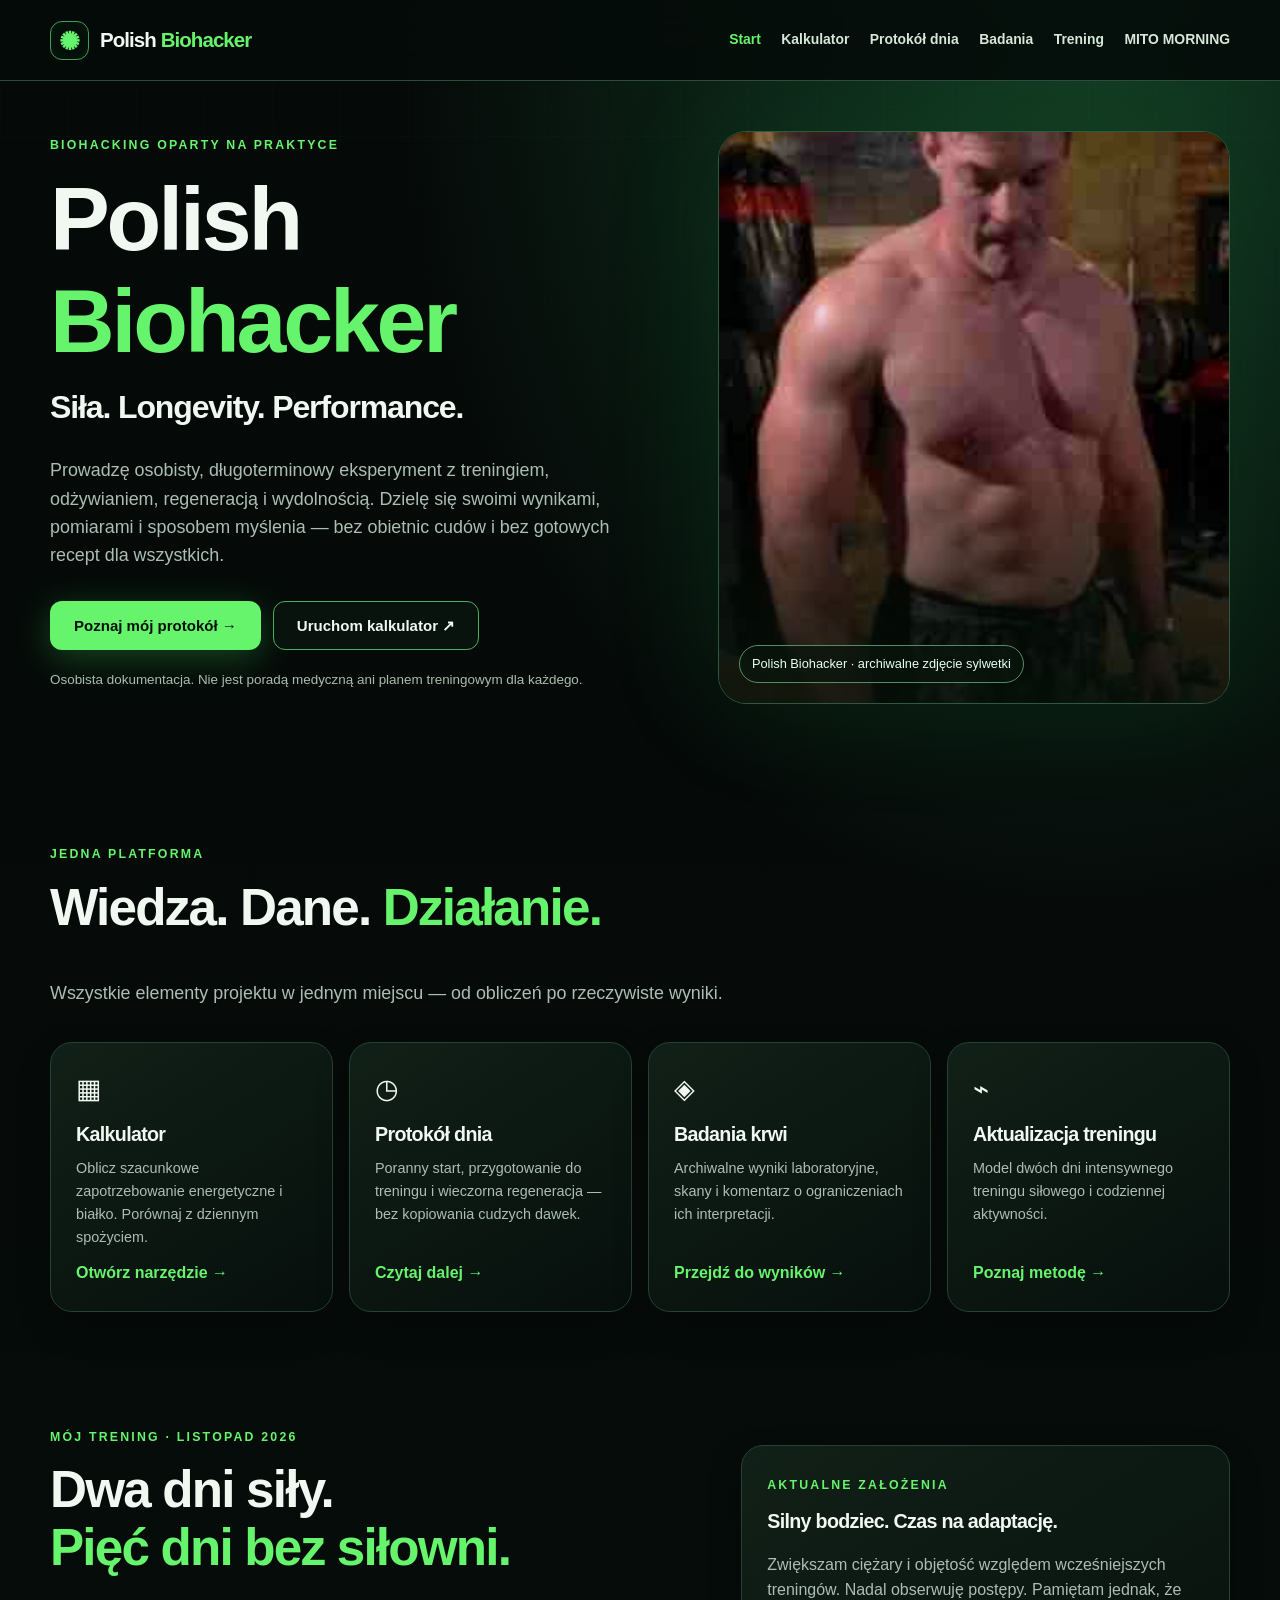
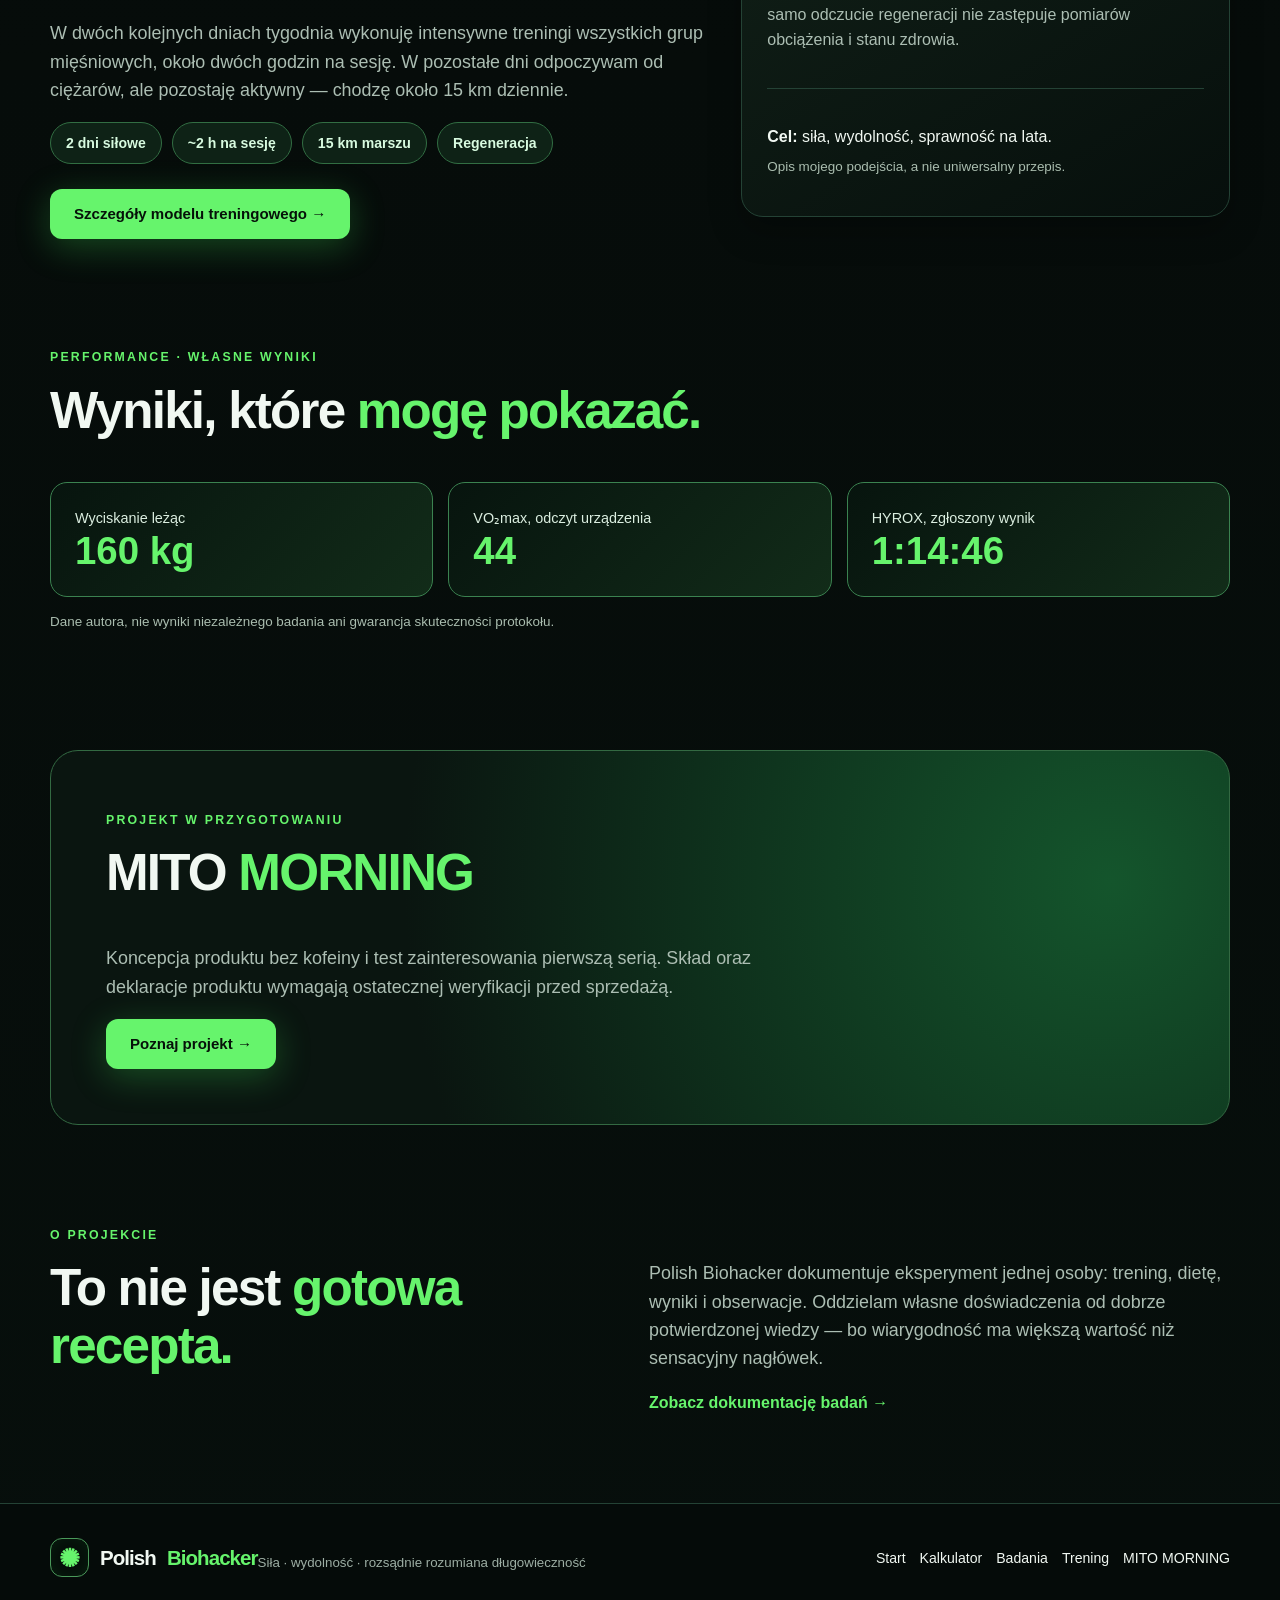
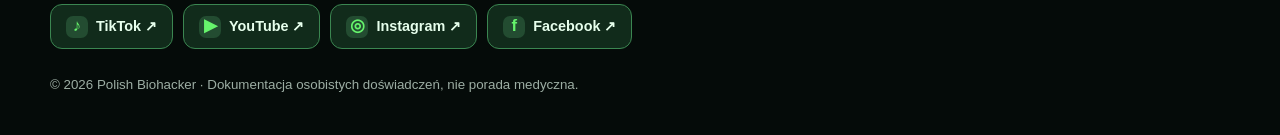
<file: index.html>
<!doctype html>
<html lang="pl">
<head>
<meta charset="utf-8"><meta name="viewport" content="width=device-width, initial-scale=1">
<title>Polish Biohacker — Siła. Longevity. Performance.</title>
<meta name="description" content="Polish Biohacker: osobisty eksperyment z treningiem siłowym, wydolnością, odżywianiem i regeneracją. Kalkulator białka i kalorii, badania, trening i protokół dnia.">
<meta name="theme-color" content="#060b09"><meta property="og:type" content="website">
<meta property="og:title" content="Polish Biohacker — Siła. Longevity. Performance.">
<meta property="og:description" content="Dane zamiast obietnic. Sprawdź kalkulator, trening i protokół dnia Polish Biohacker.">
<link rel="stylesheet" href="assets/site.css?v=20261115-social">
</head>
<body>
<header data-site-header></header>
<main>
<section class="container hero" id="start">
 <div>
  <span class="eyebrow">Biohacking oparty na praktyce</span>
  <h1>Polish<br><span class="accent">Biohacker</span></h1>
  <div class="subtitle">Siła. Longevity. Performance.</div>
  <p class="lead">Prowadzę osobisty, długoterminowy eksperyment z treningiem, odżywianiem, regeneracją i wydolnością. Dzielę się swoimi wynikami, pomiarami i sposobem myślenia — bez obietnic cudów i bez gotowych recept dla wszystkich.</p>
  <div class="btn-row"><a class="btn btn-primary" href="protokol.html">Poznaj mój protokół →</a><a class="btn btn-secondary" href="kalkulator.html">Uruchom kalkulator ↗</a></div>
  <p class="mini" style="margin-top:19px">Osobista dokumentacja. Nie jest poradą medyczną ani planem treningowym dla każdego.</p>
 </div>
 <div class="hero-art">
  <img src="assets/founder.jpg" alt="Autor Polish Biohacker podczas treningu siłowego w domowej siłowni" loading="eager" fetchpriority="high">
  <div class="art-note">Polish Biohacker · archiwalne zdjęcie sylwetki</div>
 </div>
</section>
<section class="section" id="narzedzia">
 <div class="container">
  <div class="section-title"><span class="eyebrow">Jedna platforma</span><h2>Wiedza. Dane. <span class="accent">Działanie.</span></h2><p class="lead">Wszystkie elementy projektu w jednym miejscu — od obliczeń po rzeczywiste wyniki.</p></div>
  <div class="cards">
   <article class="card"><div class="symbol" aria-hidden="true">▦</div><h3>Kalkulator</h3><p>Oblicz szacunkowe zapotrzebowanie energetyczne i białko. Porównaj z dziennym spożyciem.</p><a href="kalkulator.html">Otwórz narzędzie →</a></article>
   <article class="card"><div class="symbol" aria-hidden="true">◷</div><h3>Protokół dnia</h3><p>Poranny start, przygotowanie do treningu i wieczorna regeneracja — bez kopiowania cudzych dawek.</p><a href="protokol.html">Czytaj dalej →</a></article>
   <article class="card"><div class="symbol" aria-hidden="true">◈</div><h3>Badania krwi</h3><p>Archiwalne wyniki laboratoryjne, skany i komentarz o ograniczeniach ich interpretacji.</p><a href="bloodwork.html">Przejdź do wyników →</a></article>
   <article class="card"><div class="symbol" aria-hidden="true">⌁</div><h3>Aktualizacja treningu</h3><p>Model dwóch dni intensywnego treningu siłowego i codziennej aktywności.</p><a href="trening.html">Poznaj metodę →</a></article>
  </div>
 </div>
</section>
<section class="section" style="padding-top:25px">
 <div class="container">
  <div class="feature">
   <div><span class="eyebrow">Mój trening · listopad 2026</span><h2>Dwa dni siły.<br><span class="accent">Pięć dni bez siłowni.</span></h2>
   <p class="lead">W dwóch kolejnych dniach tygodnia wykonuję intensywne treningi wszystkich grup mięśniowych, około dwóch godzin na sesję. W pozostałe dni odpoczywam od ciężarów, ale pozostaję aktywny — chodzę około 15 km dziennie.</p>
   <div class="pill-row" style="margin-bottom:25px"><span class="pill">2 dni siłowe</span><span class="pill">~2 h na sesję</span><span class="pill">15 km marszu</span><span class="pill">Regeneracja</span></div>
   <a class="btn btn-primary" href="trening.html">Szczegóły modelu treningowego →</a>
   </div>
   <div class="glass"><span class="eyebrow">Aktualne założenia</span><h3>Silny bodziec. Czas na adaptację.</h3>
    <p class="muted">Zwiększam ciężary i objętość względem wcześniejszych treningów. Nadal obserwuję postępy. Pamiętam jednak, że samo odczucie regeneracji nie zastępuje pomiarów obciążenia i stanu zdrowia.</p>
    <hr class="divider"><p style="margin-bottom:7px"><strong>Cel:</strong> siła, wydolność, sprawność na lata.</p>
    <p class="mini">Opis mojego podejścia, a nie uniwersalny przepis.</p>
   </div>
  </div>
 </div>
</section>
<section class="section" style="padding-top:18px">
 <div class="container"><div class="section-title"><span class="eyebrow">Performance · własne wyniki</span><h2>Wyniki, które <span class="accent">mogę pokazać.</span></h2></div>
  <div class="stat-grid">
   <div class="stat"><div><span>Wyciskanie leżąc</span><b>160 kg</b></div></div>
   <div class="stat"><div><span>VO₂max, odczyt urządzenia</span><b>44</b></div></div>
   <div class="stat"><div><span>HYROX, zgłoszony wynik</span><b>1:14:46</b></div></div>
  </div>
  <p class="mini" style="margin-top:14px">Dane autora, nie wyniki niezależnego badania ani gwarancja skuteczności protokołu.</p>
 </div>
</section>
<section class="section" style="padding-top:18px">
 <div class="container"><div class="split-banner">
  <span class="eyebrow">Projekt w przygotowaniu</span><h2>MITO <span class="accent">MORNING</span></h2>
  <p class="lead">Koncepcja produktu bez kofeiny i test zainteresowania pierwszą serią. Skład oraz deklaracje produktu wymagają ostatecznej weryfikacji przed sprzedażą.</p>
  <a class="btn btn-primary" href="mito.html">Poznaj projekt →</a>
 </div></div>
</section>
<section class="section" style="padding-top:10px"><div class="container"><span class="eyebrow">O projekcie</span>
 <div class="grid-2"><div><h2>To nie jest <span class="accent">gotowa recepta.</span></h2></div><div><p class="lead">Polish Biohacker dokumentuje eksperyment jednej osoby: trening, dietę, wyniki i obserwacje. Oddzielam własne doświadczenia od dobrze potwierdzonej wiedzy — bo wiarygodność ma większą wartość niż sensacyjny nagłówek.</p><a class="btn-link" href="bloodwork.html">Zobacz dokumentację badań →</a></div></div>
</div></section>
</main>
<footer data-site-footer></footer>
<script src="assets/site.js?v=20261115-social" defer></script>
</body>
</html>
</file>
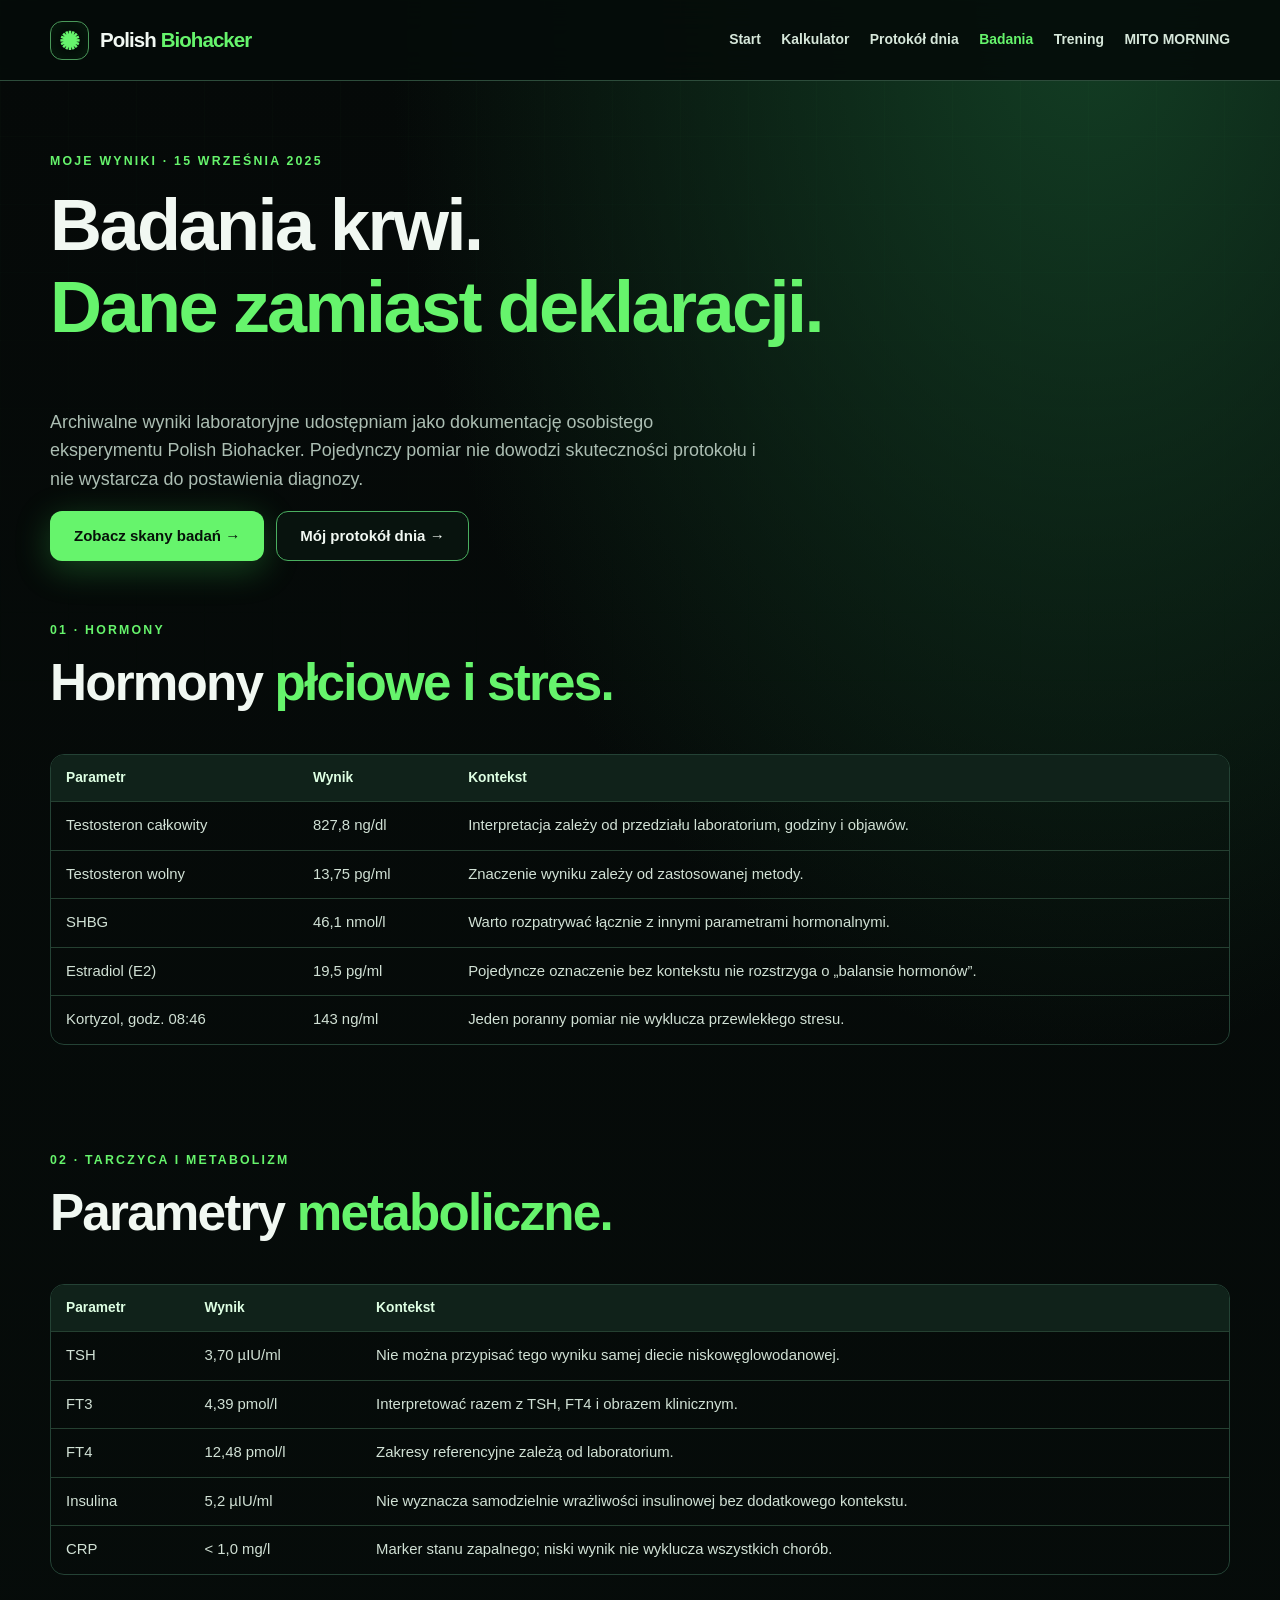
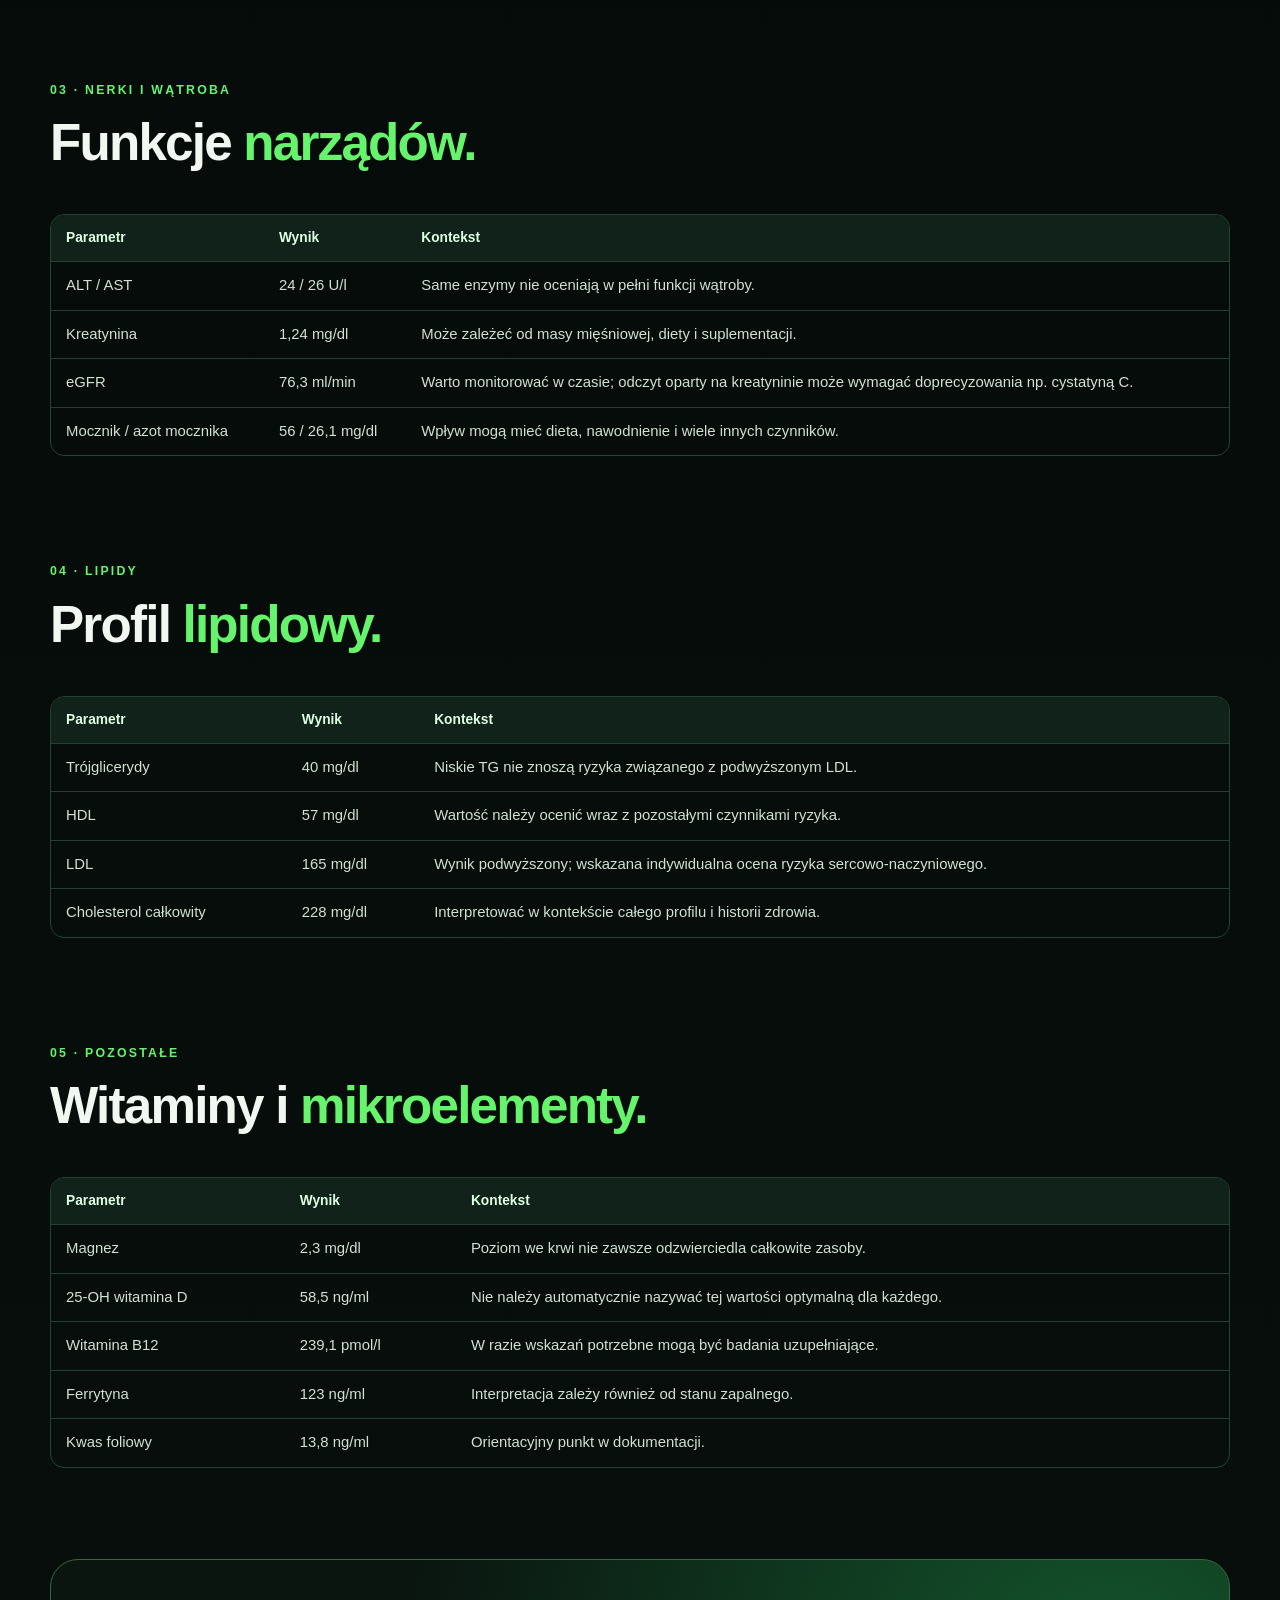
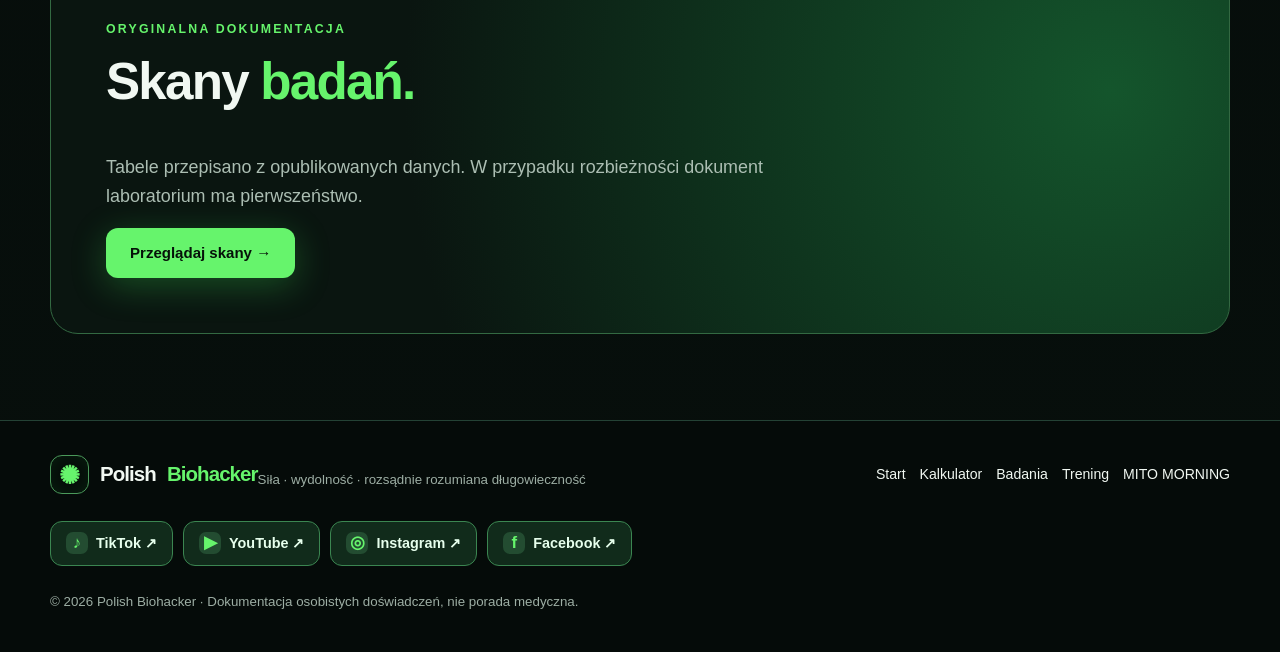
<file: bloodwork.html>
<!doctype html><html lang="pl"><head><meta charset="utf-8"><meta name="viewport" content="width=device-width, initial-scale=1">
<title>Badania krwi — Polish Biohacker</title><meta name="description" content="Archiwalne wyniki badań laboratoryjnych Polish Biohacker z 15.09.2025. Testosteron, profil lipidowy, tarczyca i inne parametry.">
<meta name="theme-color" content="#060b09"><link rel="stylesheet" href="assets/site.css?v=20261115-social"></head><body>
<header data-site-header></header><main class="container">
<section class="page-hero"><span class="eyebrow">Moje wyniki · 15 września 2025</span><h1>Badania krwi.<br><span class="accent">Dane zamiast deklaracji.</span></h1>
<p class="lead">Archiwalne wyniki laboratoryjne udostępniam jako dokumentację osobistego eksperymentu Polish Biohacker. Pojedynczy pomiar nie dowodzi skuteczności protokołu i nie wystarcza do postawienia diagnozy.</p>
<div class="btn-row"><a class="btn btn-primary" href="scany.html">Zobacz skany badań →</a><a class="btn btn-secondary" href="protokol.html">Mój protokół dnia →</a></div></section>
<section class="section" style="padding-top:20px">
<span class="eyebrow">01 · Hormony</span><h2>Hormony <span class="accent">płciowe i stres.</span></h2>
<div class="table-wrap"><table><thead><tr><th>Parametr</th><th>Wynik</th><th>Kontekst</th></tr></thead><tbody>
<tr><td>Testosteron całkowity</td><td>827,8 ng/dl</td><td>Interpretacja zależy od przedziału laboratorium, godziny i objawów.</td></tr>
<tr><td>Testosteron wolny</td><td>13,75 pg/ml</td><td>Znaczenie wyniku zależy od zastosowanej metody.</td></tr>
<tr><td>SHBG</td><td>46,1 nmol/l</td><td>Warto rozpatrywać łącznie z innymi parametrami hormonalnymi.</td></tr>
<tr><td>Estradiol (E2)</td><td>19,5 pg/ml</td><td>Pojedyncze oznaczenie bez kontekstu nie rozstrzyga o „balansie hormonów”.</td></tr>
<tr><td>Kortyzol, godz. 08:46</td><td>143 ng/ml</td><td>Jeden poranny pomiar nie wyklucza przewlekłego stresu.</td></tr>
</tbody></table></div>
</section>
<section class="section" style="padding-top:15px"><span class="eyebrow">02 · Tarczyca i metabolizm</span><h2>Parametry <span class="accent">metaboliczne.</span></h2><div class="table-wrap"><table><thead><tr><th>Parametr</th><th>Wynik</th><th>Kontekst</th></tr></thead><tbody>
<tr><td>TSH</td><td>3,70 µIU/ml</td><td>Nie można przypisać tego wyniku samej diecie niskowęglowodanowej.</td></tr>
<tr><td>FT3</td><td>4,39 pmol/l</td><td>Interpretować razem z TSH, FT4 i obrazem klinicznym.</td></tr>
<tr><td>FT4</td><td>12,48 pmol/l</td><td>Zakresy referencyjne zależą od laboratorium.</td></tr>
<tr><td>Insulina</td><td>5,2 µIU/ml</td><td>Nie wyznacza samodzielnie wrażliwości insulinowej bez dodatkowego kontekstu.</td></tr>
<tr><td>CRP</td><td>&lt; 1,0 mg/l</td><td>Marker stanu zapalnego; niski wynik nie wyklucza wszystkich chorób.</td></tr>
</tbody></table></div></section>
<section class="section" style="padding-top:15px"><span class="eyebrow">03 · Nerki i wątroba</span><h2>Funkcje <span class="accent">narządów.</span></h2><div class="table-wrap"><table><thead><tr><th>Parametr</th><th>Wynik</th><th>Kontekst</th></tr></thead><tbody>
<tr><td>ALT / AST</td><td>24 / 26 U/l</td><td>Same enzymy nie oceniają w pełni funkcji wątroby.</td></tr>
<tr><td>Kreatynina</td><td>1,24 mg/dl</td><td>Może zależeć od masy mięśniowej, diety i suplementacji.</td></tr>
<tr><td>eGFR</td><td>76,3 ml/min</td><td>Warto monitorować w czasie; odczyt oparty na kreatyninie może wymagać doprecyzowania np. cystatyną C.</td></tr>
<tr><td>Mocznik / azot mocznika</td><td>56 / 26,1 mg/dl</td><td>Wpływ mogą mieć dieta, nawodnienie i wiele innych czynników.</td></tr>
</tbody></table></div></section>
<section class="section" style="padding-top:15px"><span class="eyebrow">04 · Lipidy</span><h2>Profil <span class="accent">lipidowy.</span></h2><div class="table-wrap"><table><thead><tr><th>Parametr</th><th>Wynik</th><th>Kontekst</th></tr></thead><tbody>
<tr><td>Trójglicerydy</td><td>40 mg/dl</td><td>Niskie TG nie znoszą ryzyka związanego z podwyższonym LDL.</td></tr>
<tr><td>HDL</td><td>57 mg/dl</td><td>Wartość należy ocenić wraz z pozostałymi czynnikami ryzyka.</td></tr>
<tr><td>LDL</td><td>165 mg/dl</td><td>Wynik podwyższony; wskazana indywidualna ocena ryzyka sercowo-naczyniowego.</td></tr>
<tr><td>Cholesterol całkowity</td><td>228 mg/dl</td><td>Interpretować w kontekście całego profilu i historii zdrowia.</td></tr>
</tbody></table></div></section>
<section class="section" style="padding-top:15px"><span class="eyebrow">05 · Pozostałe</span><h2>Witaminy i <span class="accent">mikroelementy.</span></h2><div class="table-wrap"><table><thead><tr><th>Parametr</th><th>Wynik</th><th>Kontekst</th></tr></thead><tbody>
<tr><td>Magnez</td><td>2,3 mg/dl</td><td>Poziom we krwi nie zawsze odzwierciedla całkowite zasoby.</td></tr>
<tr><td>25-OH witamina D</td><td>58,5 ng/ml</td><td>Nie należy automatycznie nazywać tej wartości optymalną dla każdego.</td></tr>
<tr><td>Witamina B12</td><td>239,1 pmol/l</td><td>W razie wskazań potrzebne mogą być badania uzupełniające.</td></tr>
<tr><td>Ferrytyna</td><td>123 ng/ml</td><td>Interpretacja zależy również od stanu zapalnego.</td></tr>
<tr><td>Kwas foliowy</td><td>13,8 ng/ml</td><td>Orientacyjny punkt w dokumentacji.</td></tr>
</tbody></table></div></section>
<section class="section" style="padding-top:5px"><div class="split-banner"><span class="eyebrow">Oryginalna dokumentacja</span><h2>Skany <span class="accent">badań.</span></h2><p class="lead">Tabele przepisano z opublikowanych danych. W przypadku rozbieżności dokument laboratorium ma pierwszeństwo.</p><a class="btn btn-primary" href="scany.html">Przeglądaj skany →</a></div></section>
</main><footer data-site-footer></footer><script src="assets/site.js?v=20261115-social" defer></script></body></html>
</file>
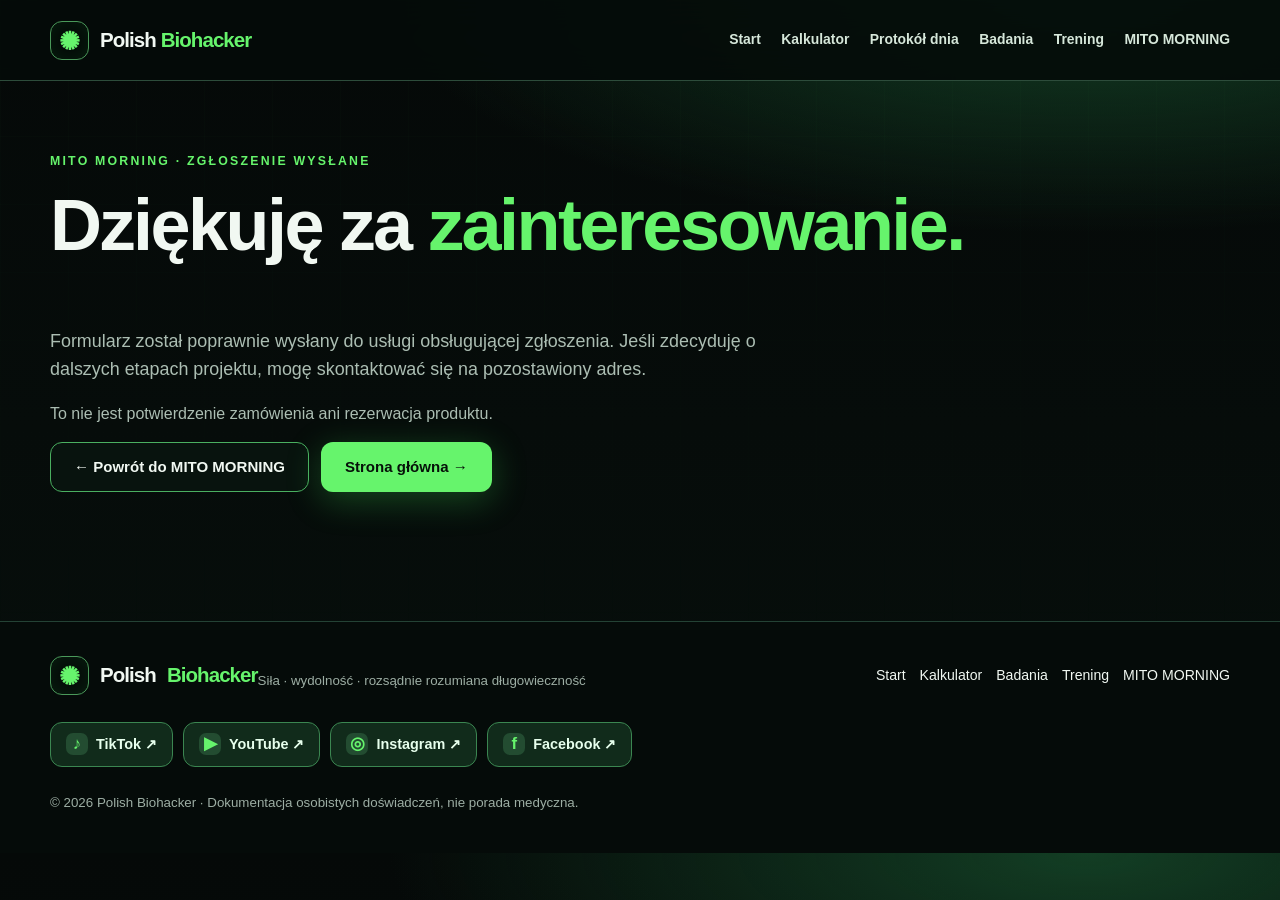
<file: dziekuje.html>
<!doctype html><html lang="pl"><head><meta charset="utf-8"><meta name="viewport" content="width=device-width, initial-scale=1">
<title>Dziękuję — MITO MORNING</title><meta name="description" content="Potwierdzenie zgłoszenia zainteresowania projektem MITO MORNING.">
<meta name="theme-color" content="#060b09"><meta name="robots" content="noindex"><link rel="stylesheet" href="assets/site.css?v=20261115-social"></head><body><header data-site-header></header><main class="container">
<section class="page-hero" style="min-height:60vh"><span class="eyebrow">MITO MORNING · zgłoszenie wysłane</span><h1>Dziękuję za <span class="accent">zainteresowanie.</span></h1><p class="lead">Formularz został poprawnie wysłany do usługi obsługującej zgłoszenia. Jeśli zdecyduję o dalszych etapach projektu, mogę skontaktować się na pozostawiony adres.</p><p class="muted">To nie jest potwierdzenie zamówienia ani rezerwacja produktu.</p><div class="btn-row"><a href="mito.html" class="btn btn-secondary">← Powrót do MITO MORNING</a><a href="index.html" class="btn btn-primary">Strona główna →</a></div></section>
</main><footer data-site-footer></footer><script src="assets/site.js?v=20261115-social" defer></script></body></html>
</file>
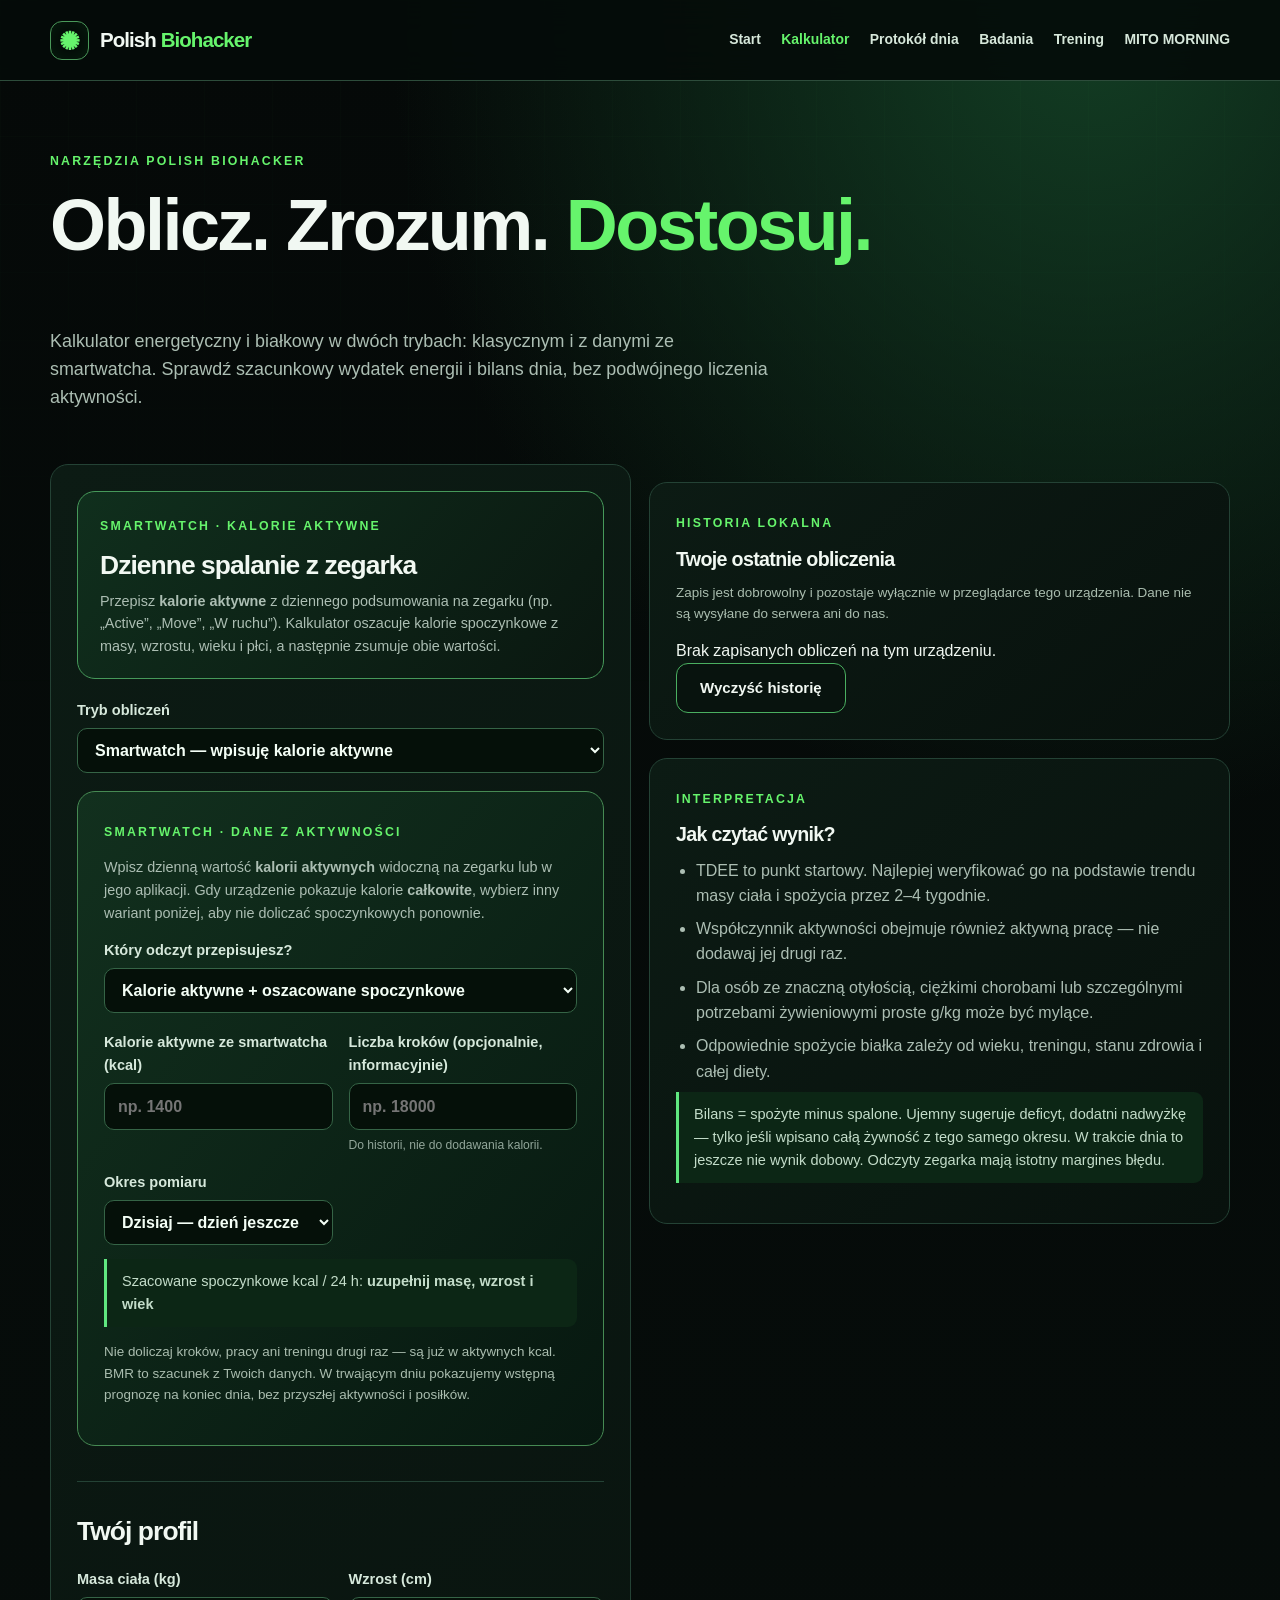
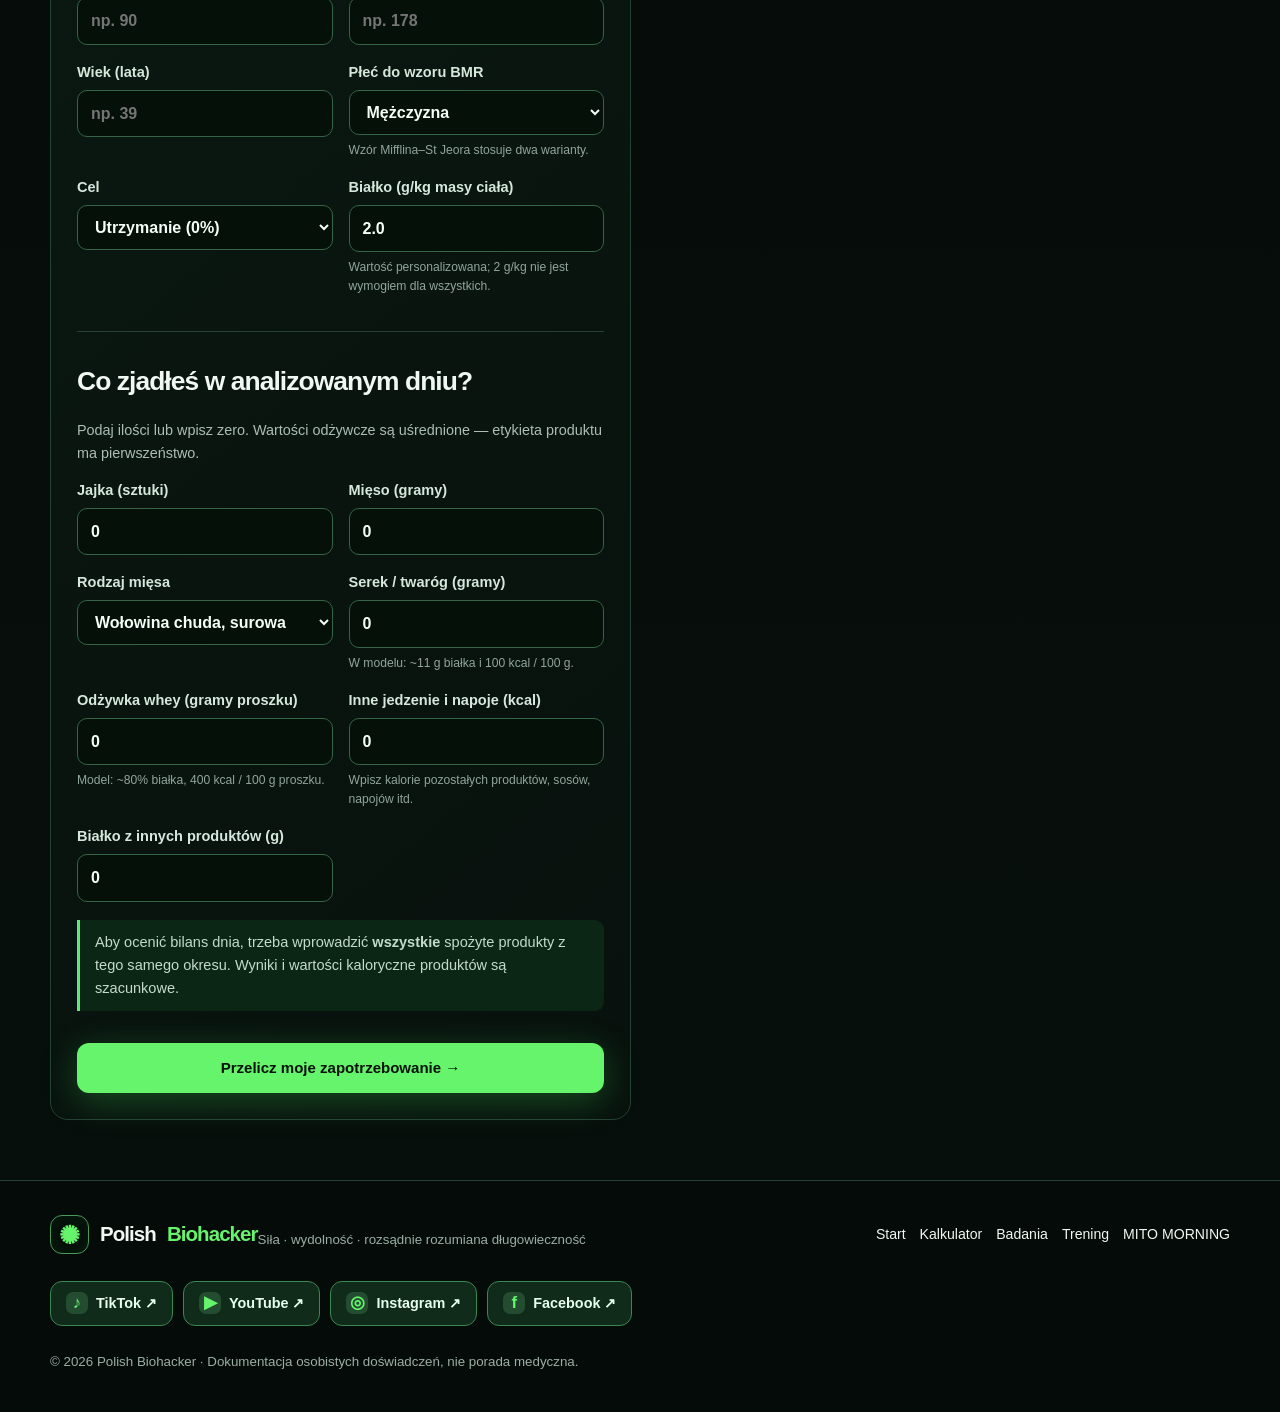
<file: kalkulator.html>
<!doctype html>
<html lang="pl"><head><meta charset="utf-8"><meta name="viewport" content="width=device-width, initial-scale=1">
<title>Kalkulator kalorii i białka + Smartwatch | Polish Biohacker</title>
<meta name="description" content="Kalkulator zapotrzebowania na kalorie (Mifflin–St Jeor) i białko, zliczanie jaj, mięsa, serka i odżywki białkowej. Wyniki szacunkowe.">
<meta name="theme-color" content="#060b09"><link rel="stylesheet" href="assets/site.css?v=20261115-social"></head>
<body><header data-site-header></header>
<main class="container">
<section class="page-hero"><span class="eyebrow">Narzędzia Polish Biohacker</span><h1>Oblicz. Zrozum. <span class="accent">Dostosuj.</span></h1><p class="lead">Kalkulator energetyczny i białkowy w dwóch trybach: klasycznym i z danymi ze smartwatcha. Sprawdź szacunkowy wydatek energii i bilans dnia, bez podwójnego liczenia aktywności.</p></section>
<div class="grid-2" style="align-items:start;margin-bottom:60px">
<div class="panel">
<form id="calcForm" novalidate>
 <div class="watch-head"><span class="eyebrow">SMARTWATCH · KALORIE AKTYWNE</span><h2 style="font-size:1.65rem;margin-bottom:9px">Dzienne spalanie z zegarka</h2>
 <p class="muted text-sm">Przepisz <strong>kalorie aktywne</strong> z dziennego podsumowania na zegarku (np. „Active”, „Move”, „W ruchu”). Kalkulator oszacuje kalorie spoczynkowe z masy, wzrostu, wieku i płci, a następnie zsumuje obie wartości.</p></div>
 <label class="field form-section">Tryb obliczeń
   <select id="energyMode"><option value="watch" selected>Smartwatch — wpisuję kalorie aktywne</option><option value="formula">Bez zegarka — wylicz z aktywności</option></select>
 </label>
 <div id="watchPanel" class="panel watch-panel">
  <span class="eyebrow">Smartwatch · dane z aktywności</span>
  <p class="muted text-sm">Wpisz dzienną wartość <strong>kalorii aktywnych</strong> widoczną na zegarku lub w jego aplikacji. Gdy urządzenie pokazuje kalorie <strong>całkowite</strong>, wybierz inny wariant poniżej, aby nie doliczać spoczynkowych ponownie.</p>
  <label class="field form-section">Który odczyt przepisujesz?
   <select id="watchInputMode"><option value="active" selected>Kalorie aktywne + oszacowane spoczynkowe</option><option value="total">Mam całkowite spalanie (Total / Burned)</option><option value="split">Mam osobno Resting i Active</option></select>
  </label>
  <div class="field-grid">
   <label class="field" id="watchTotalField" hidden>Całkowite spalone kalorie (Total / Burned, kcal)<input id="watchTotal" type="number" min="300" max="15000" step="1" placeholder="np. 3350" inputmode="numeric"></label>
   <label class="field" id="watchRestField" hidden>Resting (kcal)<input id="watchRest" type="number" min="100" max="6000" step="1" placeholder="np. 1950" inputmode="numeric"></label>
   <label class="field" id="watchActiveField">Kalorie aktywne ze smartwatcha (kcal)<input id="watchActive" type="number" min="0" max="10000" step="1" placeholder="np. 1400" inputmode="numeric"></label>
   <label class="field">Liczba kroków (opcjonalnie, informacyjnie)<input id="watchSteps" type="number" min="0" max="100000" step="1" placeholder="np. 18000"><small>Do historii, nie do dodawania kalorii.</small></label>
   <label class="field">Okres pomiaru<select id="watchPeriod"><option value="partial" selected>Dzisiaj — dzień jeszcze trwa (prognoza)</option><option value="complete">Zakończony dzień (bilans dobowy)</option></select></label>
  </div>
  <div id="watchRestPreview" class="notice" style="margin-top:14px">Szacowane spoczynkowe kcal / 24 h: <strong id="bmrPreview">uzupełnij profil poniżej</strong></div><p class="mini" style="margin-top:14px">Nie doliczaj kroków, pracy ani treningu drugi raz — są już w aktywnych kcal. BMR to szacunek z Twoich danych. W trwającym dniu pokazujemy wstępną prognozę na koniec dnia, bez przyszłej aktywności i posiłków.</p>
 </div>

<hr class="divider">
<h2 style="font-size:1.65rem">Twój profil</h2>
 <div class="field-grid form-section">
  <label class="field">Masa ciała (kg)<input id="weight" type="number" min="30" max="300" step=".1" placeholder="np. 90" required inputmode="decimal"></label>
  <label class="field">Wzrost (cm)<input id="height" type="number" min="120" max="230" step="1" placeholder="np. 178" required inputmode="numeric"></label>
  <label class="field">Wiek (lata)<input id="age" type="number" min="16" max="100" step="1" placeholder="np. 39" required inputmode="numeric"></label>
  <label class="field">Płeć do wzoru BMR<select id="sex"><option value="male">Mężczyzna</option><option value="female">Kobieta</option></select><small>Wzór Mifflina–St Jeora stosuje dwa warianty.</small></label>
  <label class="field" id="activityField">Aktywność łącznie z pracą<select id="activity"><option value="1.2">Siedzący tryb życia (×1,2)</option><option value="1.375">Lekka aktywność (×1,375)</option><option value="1.55" selected>Umiarkowana (×1,55)</option><option value="1.725">Wysoka (×1,725)</option><option value="1.9">Bardzo wysoka (×1,9)</option></select></label>
  <label class="field">Cel<select id="goal"><option value="maintain">Utrzymanie (0%)</option><option value="cut">Redukcja (–15%)</option><option value="bulk">Budowa masy (+8%)</option><option value="longevity">Longevity (bez automatycznego deficytu)</option></select></label>
  <label class="field">Białko (g/kg masy ciała)<input id="proteinFactor" type="number" min="1" max="3" step=".1" value="2.0" required><small>Wartość personalizowana; 2 g/kg nie jest wymogiem dla wszystkich.</small></label>
 </div>

 <hr class="divider">
 <h2 style="font-size:1.65rem">Co zjadłeś w analizowanym dniu?</h2>
 <p class="muted text-sm">Podaj ilości lub wpisz zero. Wartości odżywcze są uśrednione — etykieta produktu ma pierwszeństwo.</p>
 <div class="field-grid form-section">
  <label class="field">Jajka (sztuki)<input id="eggs" type="number" min="0" max="50" step="1" value="0" required></label>
  <label class="field">Mięso (gramy)<input id="meat" type="number" min="0" max="3000" step="1" value="0" required></label>
  <label class="field">Rodzaj mięsa<select id="meatType"><option value="beefLean">Wołowina chuda, surowa</option><option value="beefFat">Wołowina tłustsza, surowa</option><option value="beefCooked">Wołowina po obróbce</option><option value="chicken">Pierś kurczaka, surowa</option><option value="pork">Wieprzowina, orientacyjnie</option></select></label>
  <label class="field">Serek / twaróg (gramy)<input id="dairy" type="number" min="0" max="3000" step="1" value="0" required><small>W modelu: ~11 g białka i 100 kcal / 100 g.</small></label>
  <label class="field">Odżywka whey (gramy proszku)<input id="whey" type="number" min="0" max="500" step="1" value="0" required><small>Model: ~80% białka, 400 kcal / 100 g proszku.</small></label>

  <label class="field">Inne jedzenie i napoje (kcal)<input id="otherKcal" type="number" min="0" max="15000" step="1" value="0" required><small>Wpisz kalorie pozostałych produktów, sosów, napojów itd.</small></label>
  <label class="field">Białko z innych produktów (g)<input id="otherProtein" type="number" min="0" max="700" step=".1" value="0" required></label>
 </div>
 <p class="notice">Aby ocenić bilans dnia, trzeba wprowadzić <strong>wszystkie</strong> spożyte produkty z tego samego okresu. Wyniki i wartości kaloryczne produktów są szacunkowe.</p>
 <button class="btn btn-primary" type="submit" style="margin-top:18px;width:100%">Przelicz moje zapotrzebowanie →</button>
 <p id="calcError" class="notice warning" role="alert" hidden></p>
</form>
</div>
<div>
 <section id="calcResults" class="panel calc-result" hidden aria-live="polite">
  <span class="eyebrow" id="resultModeLabel">Orientacyjny dzienny cel spożycia</span>
  <div id="energyResult" class="result-number"></div><p id="burnBasis" class="mini"></p>
  <div id="watchBreakdown" class="energy-breakdown" hidden><div>Aktywne z zegarka: <strong id="activeBurnResult">—</strong></div><div>Spoczynkowe (BMR): <strong id="restBurnResult">—</strong></div></div>
  <div class="energy-summary"><div class="energy-stat"><span>Spalone łącznie (szacunek)</span><strong id="burnResult">—</strong></div><div class="energy-stat"><span>Spożyte w dniu</span><strong id="foodEnergyResult">—</strong></div><div class="energy-stat energy-balance"><span>Bilans: spożyte − spalone</span><strong id="actualBalanceResult">—</strong></div></div>
  <dl><div><dt>Białko docelowe</dt><dd id="proteinResult"></dd></div><div><dt>Wpisane białko</dt><dd id="foodProteinResult"></dd></div><div><dt>Do wybranego celu</dt><dd id="energyLeftResult"></dd></div></dl>
  <p id="proteinLeftResult"></p><p class="mini" id="calorieInfo"></p><hr class="divider">
  <p class="mini">BMR według wzoru: <strong id="bmrResult"></strong>. Wydatek przed modyfikacją celu: <strong id="tdeeResult"></strong>. Odczyt z zegarka zastępuje TDEE wyliczone ze współczynnika aktywności — nie dodaje się obu.</p>
  <button id="saveResult" class="btn btn-secondary" type="button" disabled>Zapisz wynik na urządzeniu</button><p class="mini" id="saveInfo" role="status"></p>
 </section>
 <div class="panel" style="margin-top:18px"><span class="eyebrow">Historia lokalna</span><h3>Twoje ostatnie obliczenia</h3><p class="mini">Zapis jest dobrowolny i pozostaje wyłącznie w przeglądarce tego urządzenia. Dane nie są wysyłane do serwera ani do nas.</p><div id="history"></div><button id="clearHistory" class="btn btn-secondary" type="button">Wyczyść historię</button></div>
 <div class="panel" style="margin-top:18px"><span class="eyebrow">Interpretacja</span><h3>Jak czytać wynik?</h3>
 <ul class="info-list"><li>TDEE to punkt startowy. Najlepiej weryfikować go na podstawie trendu masy ciała i spożycia przez 2–4 tygodnie.</li><li>Współczynnik aktywności obejmuje również aktywną pracę — nie dodawaj jej drugi raz.</li><li>Dla osób ze znaczną otyłością, ciężkimi chorobami lub szczególnymi potrzebami żywieniowymi proste g/kg może być mylące.</li><li>Odpowiednie spożycie białka zależy od wieku, treningu, stanu zdrowia i całej diety.</li></ul><p class="notice">Bilans = spożyte minus spalone. Ujemny sugeruje deficyt, dodatni nadwyżkę — tylko jeśli wpisano całą żywność z tego samego okresu. W trakcie dnia to jeszcze nie wynik dobowy. Odczyty zegarka mają istotny margines błędu.</p>
 </div>
</div>
</div>
</main><footer data-site-footer></footer>
<script src="assets/site.js?v=20261115-social" defer></script><script src="assets/calc.js?v=20261115-5" defer></script>
</body></html>
</file>
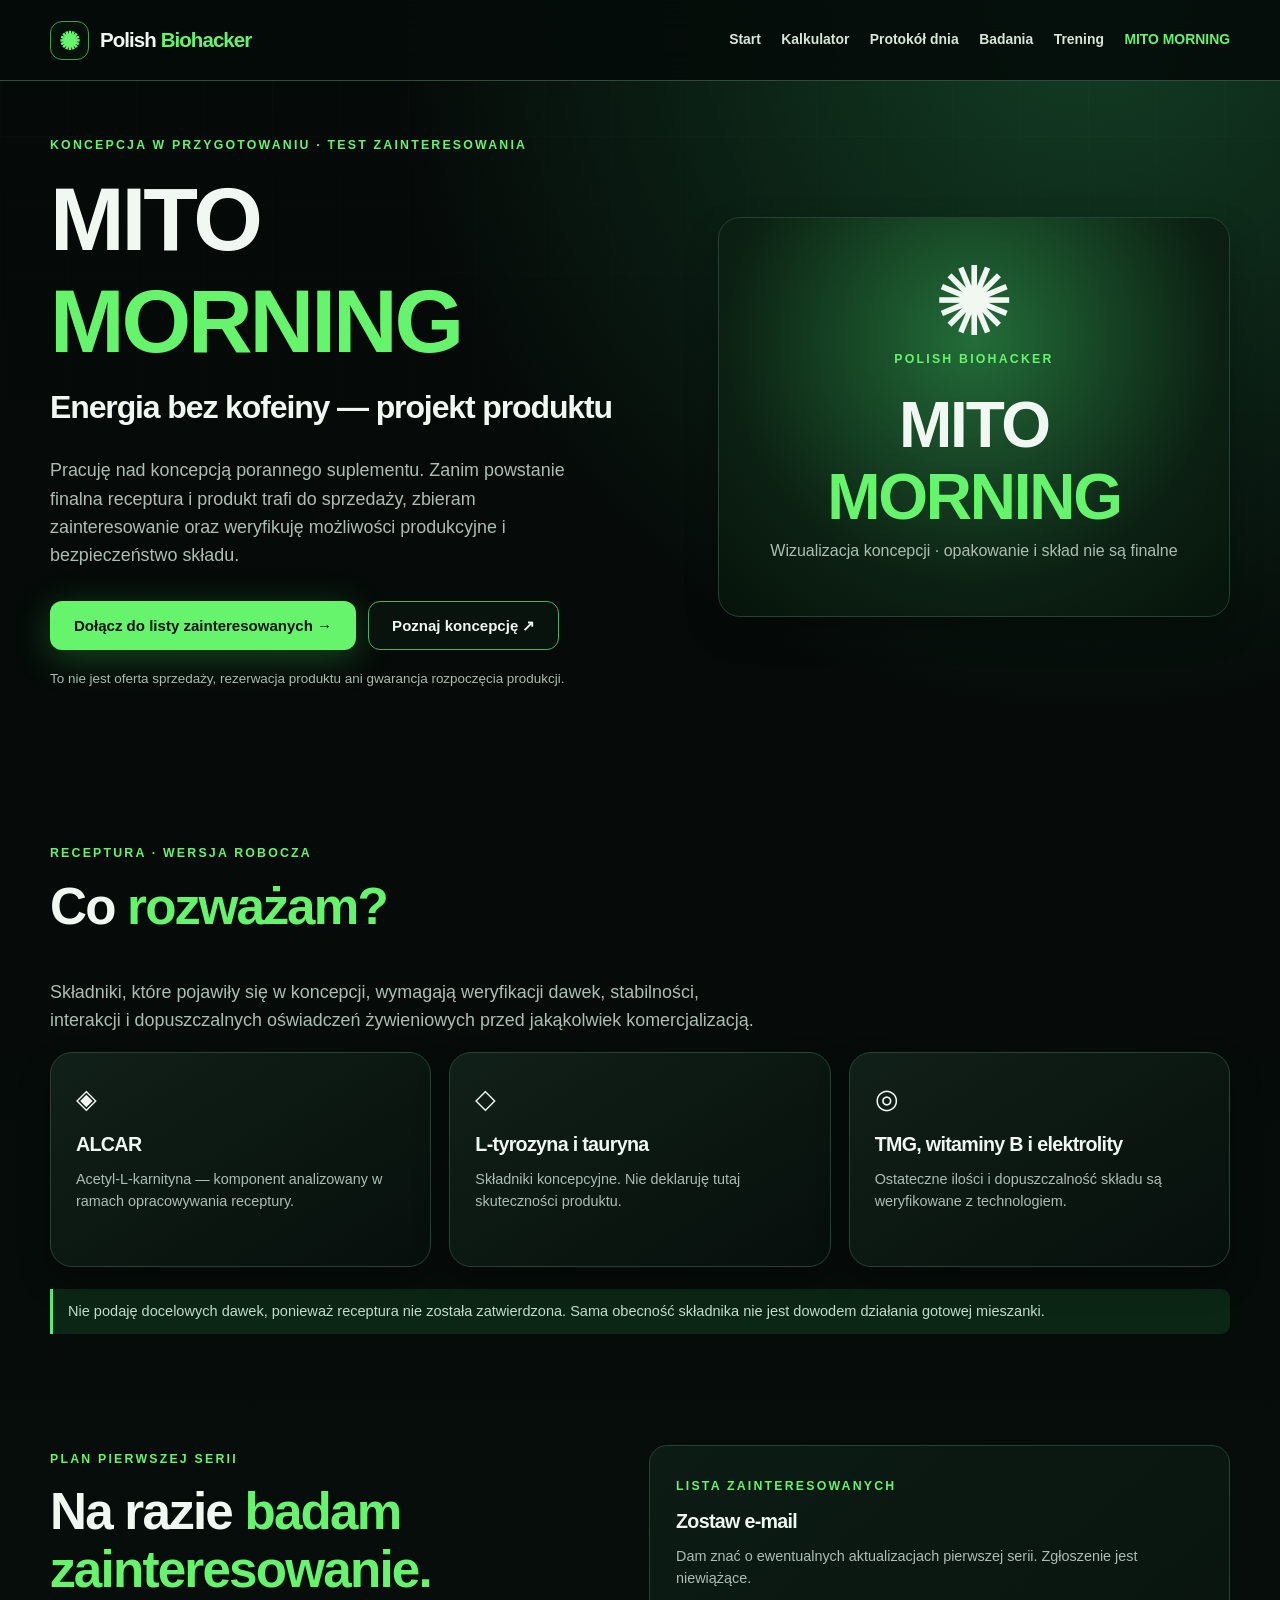
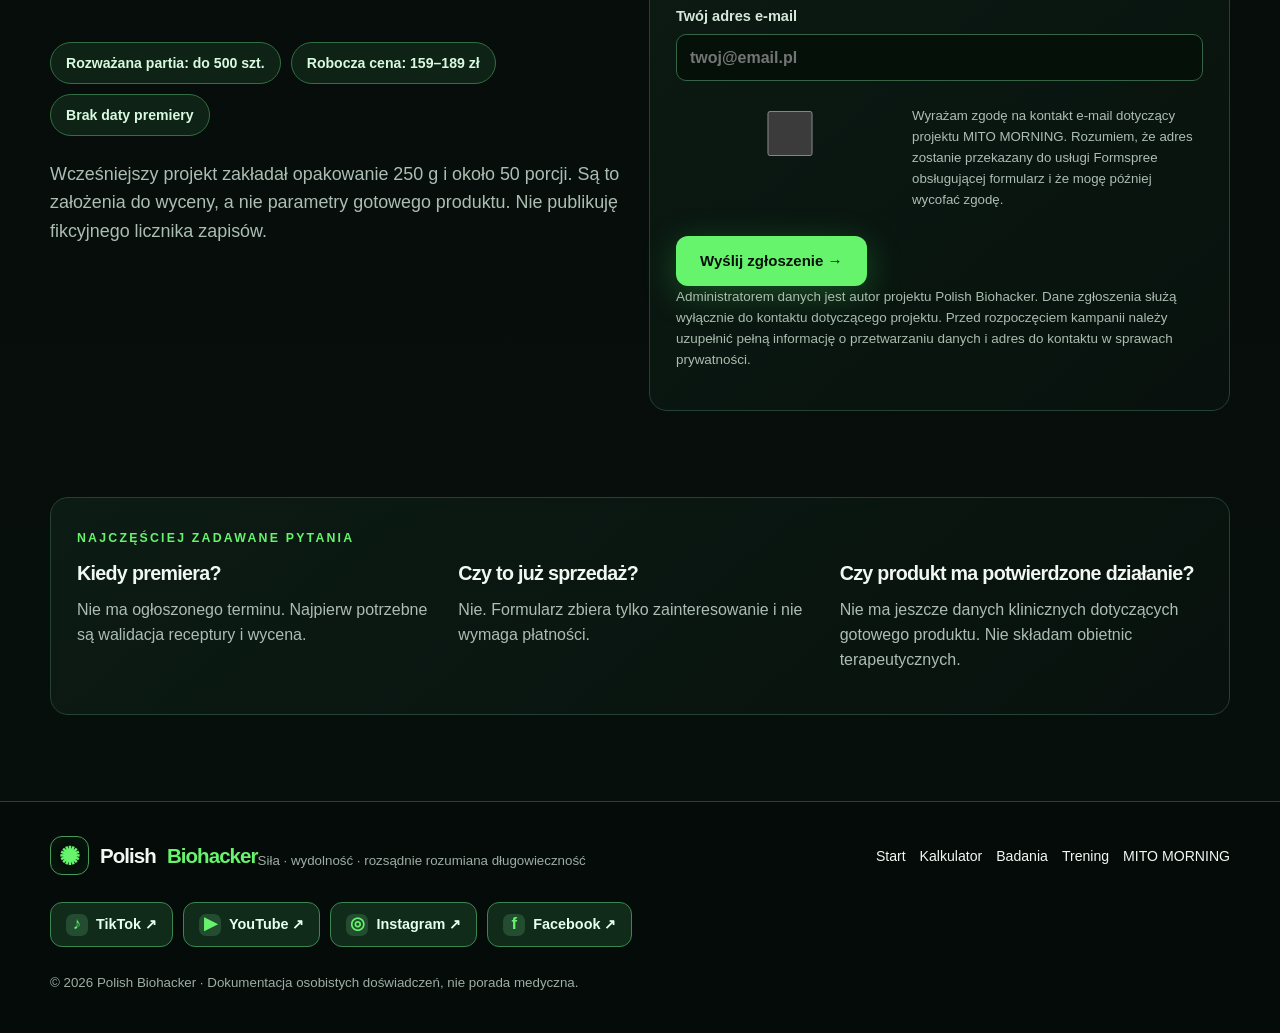
<file: mito.html>
<!doctype html><html lang="pl"><head><meta charset="utf-8"><meta name="viewport" content="width=device-width, initial-scale=1">
<title>MITO MORNING — Polish Biohacker</title><meta name="description" content="MITO MORNING, koncepcja suplementu Polish Biohacker bez kofeiny. Zapisz się na listę zainteresowanych pierwszą serią.">
<meta name="theme-color" content="#060b09"><link rel="stylesheet" href="assets/site.css?v=20261115-social">
</head><body><header data-site-header></header><main>
<section class="container hero" style="min-height:570px">
<div><span class="eyebrow">Koncepcja w przygotowaniu · test zainteresowania</span><h1>MITO<br><span class="accent">MORNING</span></h1>
<div class="subtitle">Energia bez kofeiny — projekt produktu</div>
<p class="lead">Pracuję nad koncepcją porannego suplementu. Zanim powstanie finalna receptura i produkt trafi do sprzedaży, zbieram zainteresowanie oraz weryfikuję możliwości produkcyjne i bezpieczeństwo składu.</p>
<div class="btn-row"><a class="btn btn-primary" href="#zapis">Dołącz do listy zainteresowanych →</a><a class="btn btn-secondary" href="#sklad">Poznaj koncepcję ↗</a></div>
<p class="mini" style="margin-top:18px">To nie jest oferta sprzedaży, rezerwacja produktu ani gwarancja rozpoczęcia produkcji.</p></div>
<div class="glass" style="min-height:400px;background:radial-gradient(circle at 50% 30%,#236d39,#0c2113 65%,#06130a);display:flex;flex-direction:column;justify-content:center;align-items:center;text-align:center;overflow:hidden">
<div style="font-size:6rem;line-height:1">✺</div><span class="eyebrow">Polish Biohacker</span>
<h2 style="font-size:clamp(2.5rem,5vw,4.6rem);margin:5px">MITO<br><span class="accent">MORNING</span></h2>
<p class="muted">Wizualizacja koncepcji · opakowanie i skład nie są finalne</p>
</div></section>
<section class="section" id="sklad"><div class="container">
<span class="eyebrow">Receptura · wersja robocza</span><h2>Co <span class="accent">rozważam?</span></h2>
<p class="lead">Składniki, które pojawiły się w koncepcji, wymagają weryfikacji dawek, stabilności, interakcji i dopuszczalnych oświadczeń żywieniowych przed jakąkolwiek komercjalizacją.</p>
<div class="grid-3">
<div class="card"><div class="symbol" aria-hidden="true">◈</div><h3>ALCAR</h3><p>Acetyl-L-karnityna — komponent analizowany w ramach opracowywania receptury.</p></div>
<div class="card"><div class="symbol" aria-hidden="true">◇</div><h3>L-tyrozyna i tauryna</h3><p>Składniki koncepcyjne. Nie deklaruję tutaj skuteczności produktu.</p></div>
<div class="card"><div class="symbol" aria-hidden="true">◎</div><h3>TMG, witaminy B i elektrolity</h3><p>Ostateczne ilości i dopuszczalność składu są weryfikowane z technologiem.</p></div>
</div><p class="notice" style="margin-top:22px">Nie podaję docelowych dawek, ponieważ receptura nie została zatwierdzona. Sama obecność składnika nie jest dowodem działania gotowej mieszanki.</p>
</div></section>
<section class="section" style="padding-top:10px"><div class="container"><div class="grid-2" style="align-items:start">
<div><span class="eyebrow">Plan pierwszej serii</span><h2>Na razie <span class="accent">badam zainteresowanie.</span></h2>
<div class="pill-row"><span class="pill">Rozważana partia: do 500 szt.</span><span class="pill">Robocza cena: 159–189 zł</span><span class="pill">Brak daty premiery</span></div>
<p class="lead" style="margin-top:24px">Wcześniejszy projekt zakładał opakowanie 250 g i około 50 porcji. Są to założenia do wyceny, a nie parametry gotowego produktu. Nie publikuję fikcyjnego licznika zapisów.</p>
</div>
<div class="panel anchor-offset" id="zapis"><span class="eyebrow">Lista zainteresowanych</span><h3>Zostaw e-mail</h3>
<p class="muted text-sm">Dam znać o ewentualnych aktualizacjach pierwszej serii. Zgłoszenie jest niewiążące.</p>
<form id="mitoForm" class="newsletter">
<label class="field" style="flex:1;min-width:220px">Twój adres e-mail<input class="input" type="email" name="email" required autocomplete="email" placeholder="twoj@email.pl" maxlength="254"></label>
<input type="hidden" name="source" value="MITO_MORNING_LANDING_2026">
<label class="checkline" style="width:100%"><input type="checkbox" required name="consent" value="Tak, wyrażam zgodę na kontakt dotyczący MITO MORNING"><span>Wyrażam zgodę na kontakt e-mail dotyczący projektu MITO MORNING. Rozumiem, że adres zostanie przekazany do usługi Formspree obsługującej formularz i że mogę później wycofać zgodę.</span></label>
<button id="mitoSubmit" class="btn btn-primary" type="submit">Wyślij zgłoszenie →</button>
<p id="mitoStatus" class="status" aria-live="polite" role="status"></p>
</form>
<p class="mini">Administratorem danych jest autor projektu Polish Biohacker. Dane zgłoszenia służą wyłącznie do kontaktu dotyczącego projektu. Przed rozpoczęciem kampanii należy uzupełnić pełną informację o przetwarzaniu danych i adres do kontaktu w sprawach prywatności.</p>
</div>
</div></div></section>
<section class="section" style="padding-top:0"><div class="container"><div class="panel"><span class="eyebrow">Najczęściej zadawane pytania</span><div class="grid-3">
<div><h3>Kiedy premiera?</h3><p class="muted">Nie ma ogłoszonego terminu. Najpierw potrzebne są walidacja receptury i wycena.</p></div>
<div><h3>Czy to już sprzedaż?</h3><p class="muted">Nie. Formularz zbiera tylko zainteresowanie i nie wymaga płatności.</p></div>
<div><h3>Czy produkt ma potwierdzone działanie?</h3><p class="muted">Nie ma jeszcze danych klinicznych dotyczących gotowego produktu. Nie składam obietnic terapeutycznych.</p></div>
</div></div></div></section>
</main><footer data-site-footer></footer><script src="assets/site.js?v=20261115-social" defer></script>
<script>
document.getElementById("mitoForm").addEventListener("submit",async function(e){
 e.preventDefault();
 const btn=document.getElementById("mitoSubmit"),status=document.getElementById("mitoStatus");
 if(!this.reportValidity())return;
 btn.disabled=true;btn.textContent="Wysyłanie…";status.className="status";status.textContent="";
 try{
  const response=await fetch("https://formspree.io/f/xkovanpj",{method:"POST",headers:{"Accept":"application/json"},body:new FormData(this)});
  if(!response.ok)throw new Error("HTTP "+response.status);
  location.href="dziekuje.html";
 }catch(err){status.className="status error";status.textContent="Nie udało się wysłać formularza. Spróbuj ponownie lub skontaktuj się przez profil społecznościowy."}
 finally{btn.disabled=false;btn.textContent="Wyślij zgłoszenie →"}
});
</script></body></html>
</file>
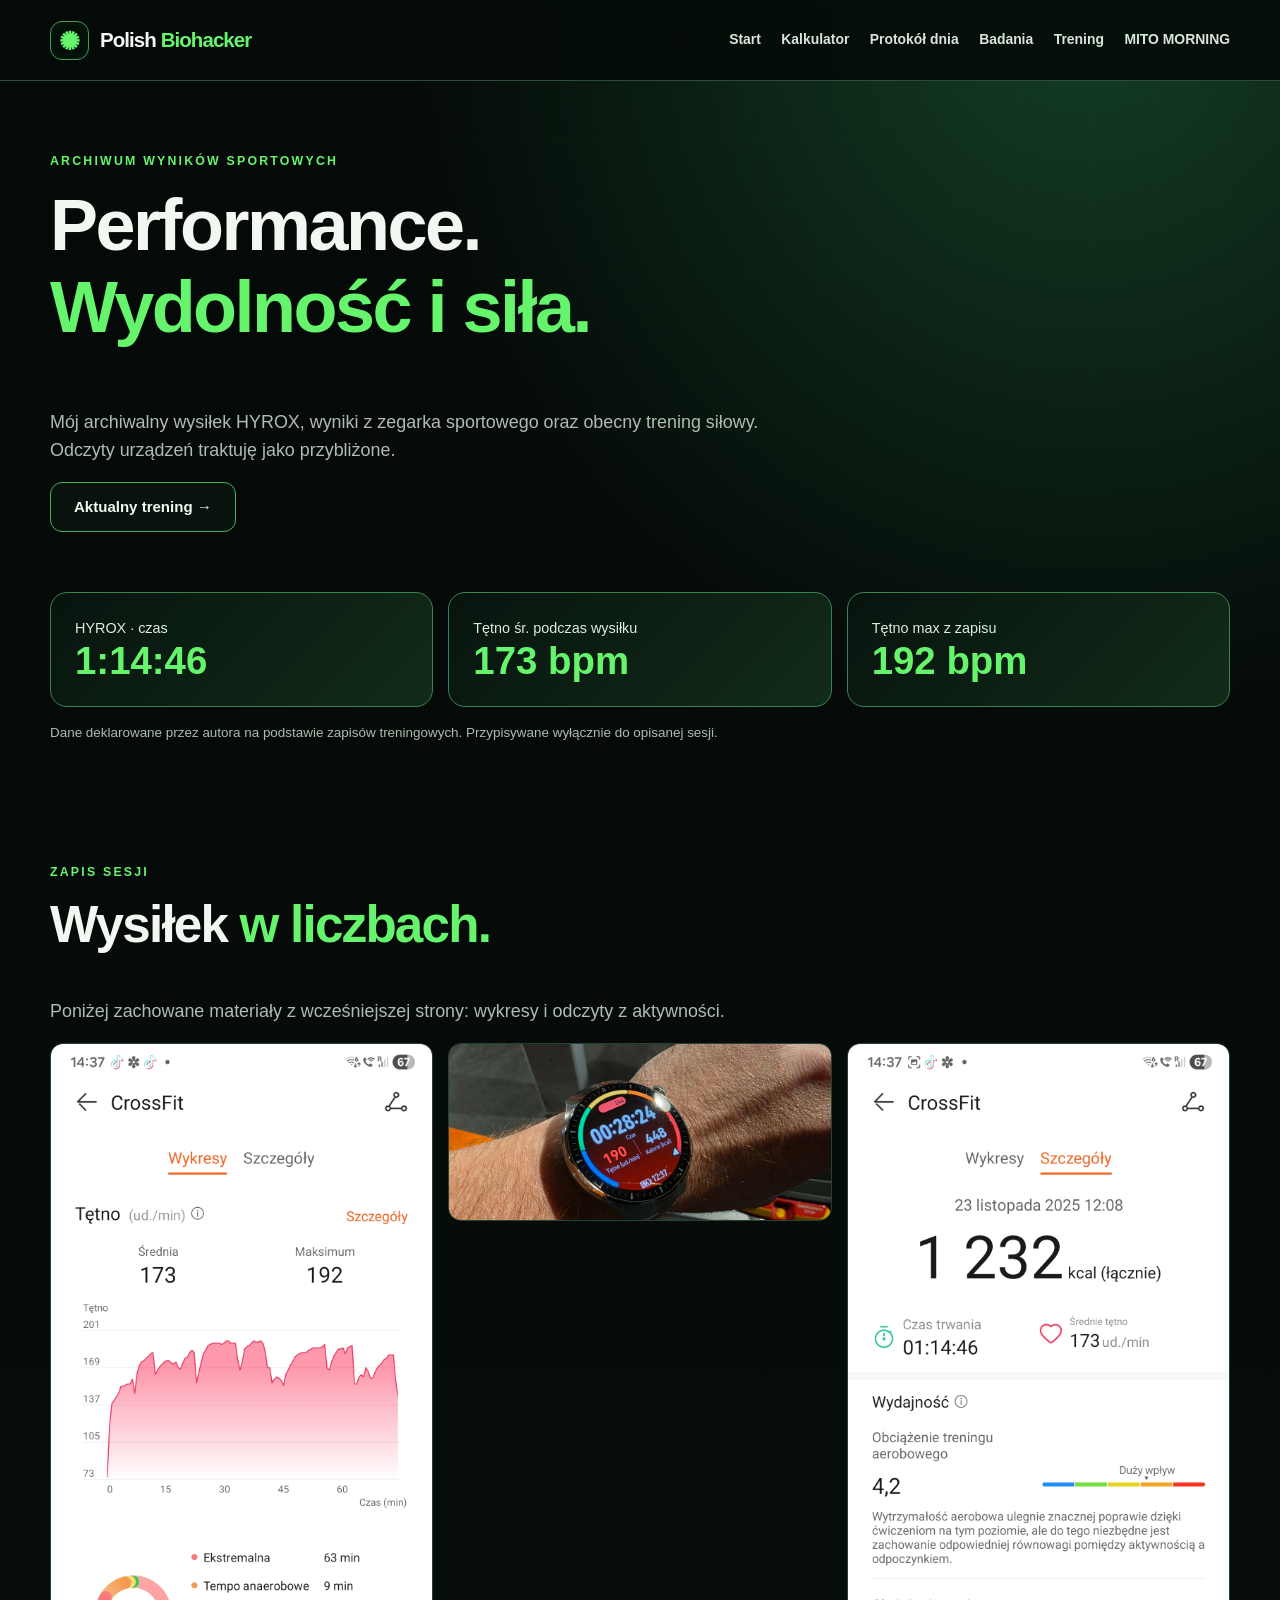
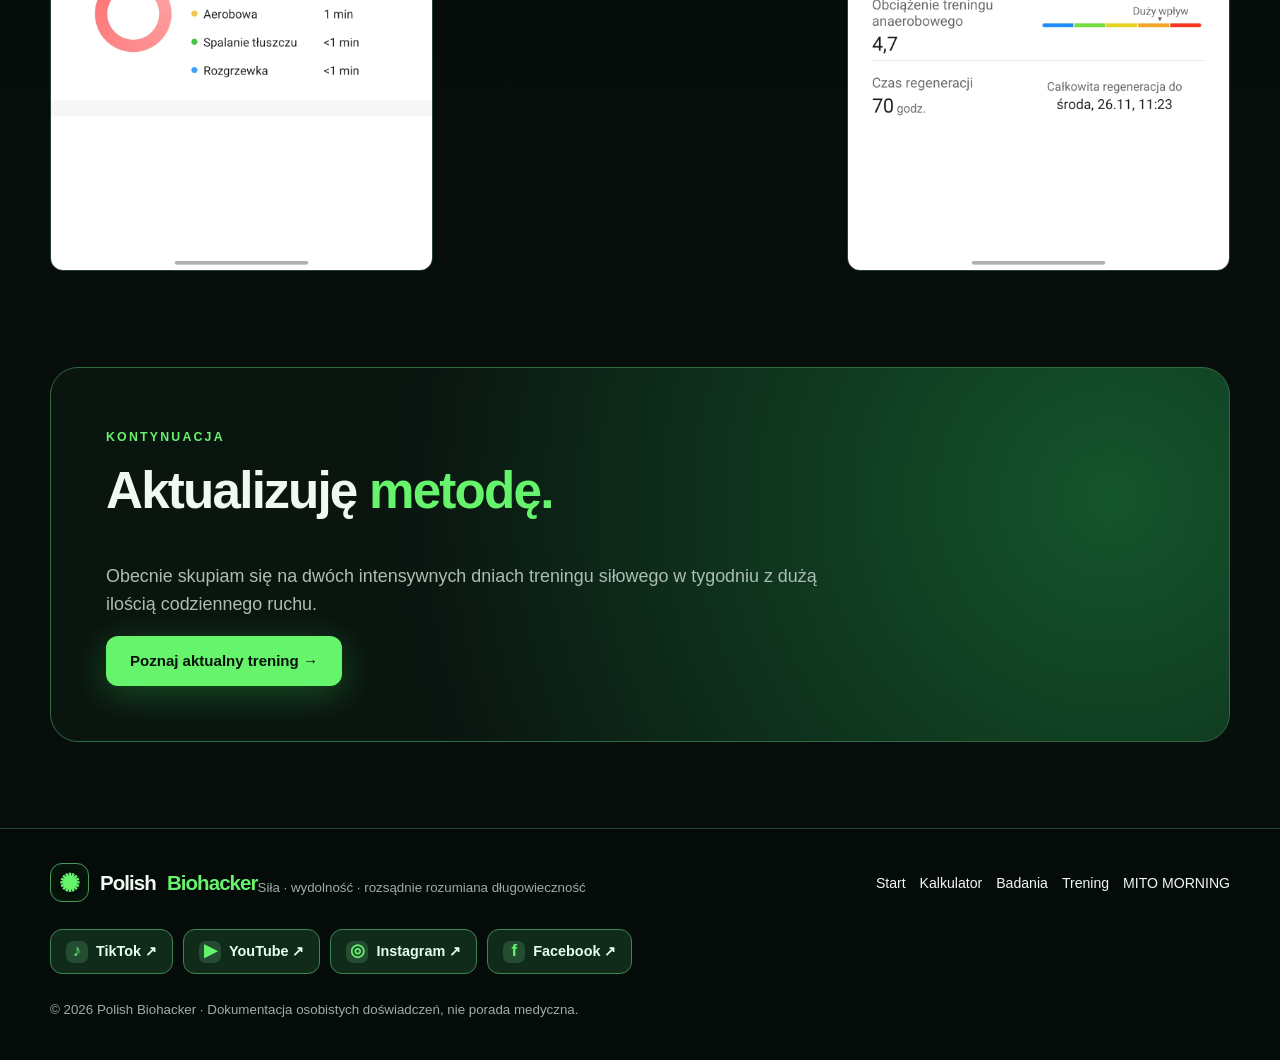
<file: performance.html>
<!doctype html><html lang="pl"><head><meta charset="utf-8"><meta name="viewport" content="width=device-width, initial-scale=1">
<title>Performance / HYROX — Polish Biohacker</title><meta name="description" content="Dokumentacja treningu wydolnościowego HYROX, wyniku 1:14:46 i odczytów tętna Polish Biohacker.">
<meta name="theme-color" content="#060b09"><link rel="stylesheet" href="assets/site.css?v=20261115-social"></head><body><header data-site-header></header><main class="container">
<section class="page-hero"><span class="eyebrow">Archiwum wyników sportowych</span><h1>Performance.<br><span class="accent">Wydolność i siła.</span></h1><p class="lead">Mój archiwalny wysiłek HYROX, wyniki z zegarka sportowego oraz obecny trening siłowy. Odczyty urządzeń traktuję jako przybliżone.</p><a class="btn btn-secondary" href="trening.html">Aktualny trening →</a></section>
<section class="section" style="padding-top:25px"><div class="stat-grid"><div class="stat"><div><span>HYROX · czas</span><b>1:14:46</b></div></div><div class="stat"><div><span>Tętno śr. podczas wysiłku</span><b>173 bpm</b></div></div><div class="stat"><div><span>Tętno max z zapisu</span><b>192 bpm</b></div></div></div>
<p class="mini" style="margin-top:15px">Dane deklarowane przez autora na podstawie zapisów treningowych. Przypisywane wyłącznie do opisanej sesji.</p></section>
<section class="section" style="padding-top:15px"><span class="eyebrow">Zapis sesji</span><h2>Wysiłek <span class="accent">w liczbach.</span></h2><p class="lead">Poniżej zachowane materiały z wcześniejszej strony: wykresy i odczyty z aktywności.</p><div class="media-grid"><img src="performance/hyrox1.jpg" alt="Wykres tętna z treningu HYROX" loading="lazy"><img src="performance/hyrox2.jpg" alt="Wartości tętna ze sportowego zegarka" loading="lazy"><img src="performance/hyrox3.jpg" alt="Podsumowanie sesji sportowej" loading="lazy"></div></section>
<section class="section" style="padding-top:10px"><div class="split-banner"><span class="eyebrow">Kontynuacja</span><h2>Aktualizuję <span class="accent">metodę.</span></h2><p class="lead">Obecnie skupiam się na dwóch intensywnych dniach treningu siłowego w tygodniu z dużą ilością codziennego ruchu.</p><a href="trening.html" class="btn btn-primary">Poznaj aktualny trening →</a></div></section>
</main><footer data-site-footer></footer><script src="assets/site.js?v=20261115-social" defer></script></body></html>
</file>
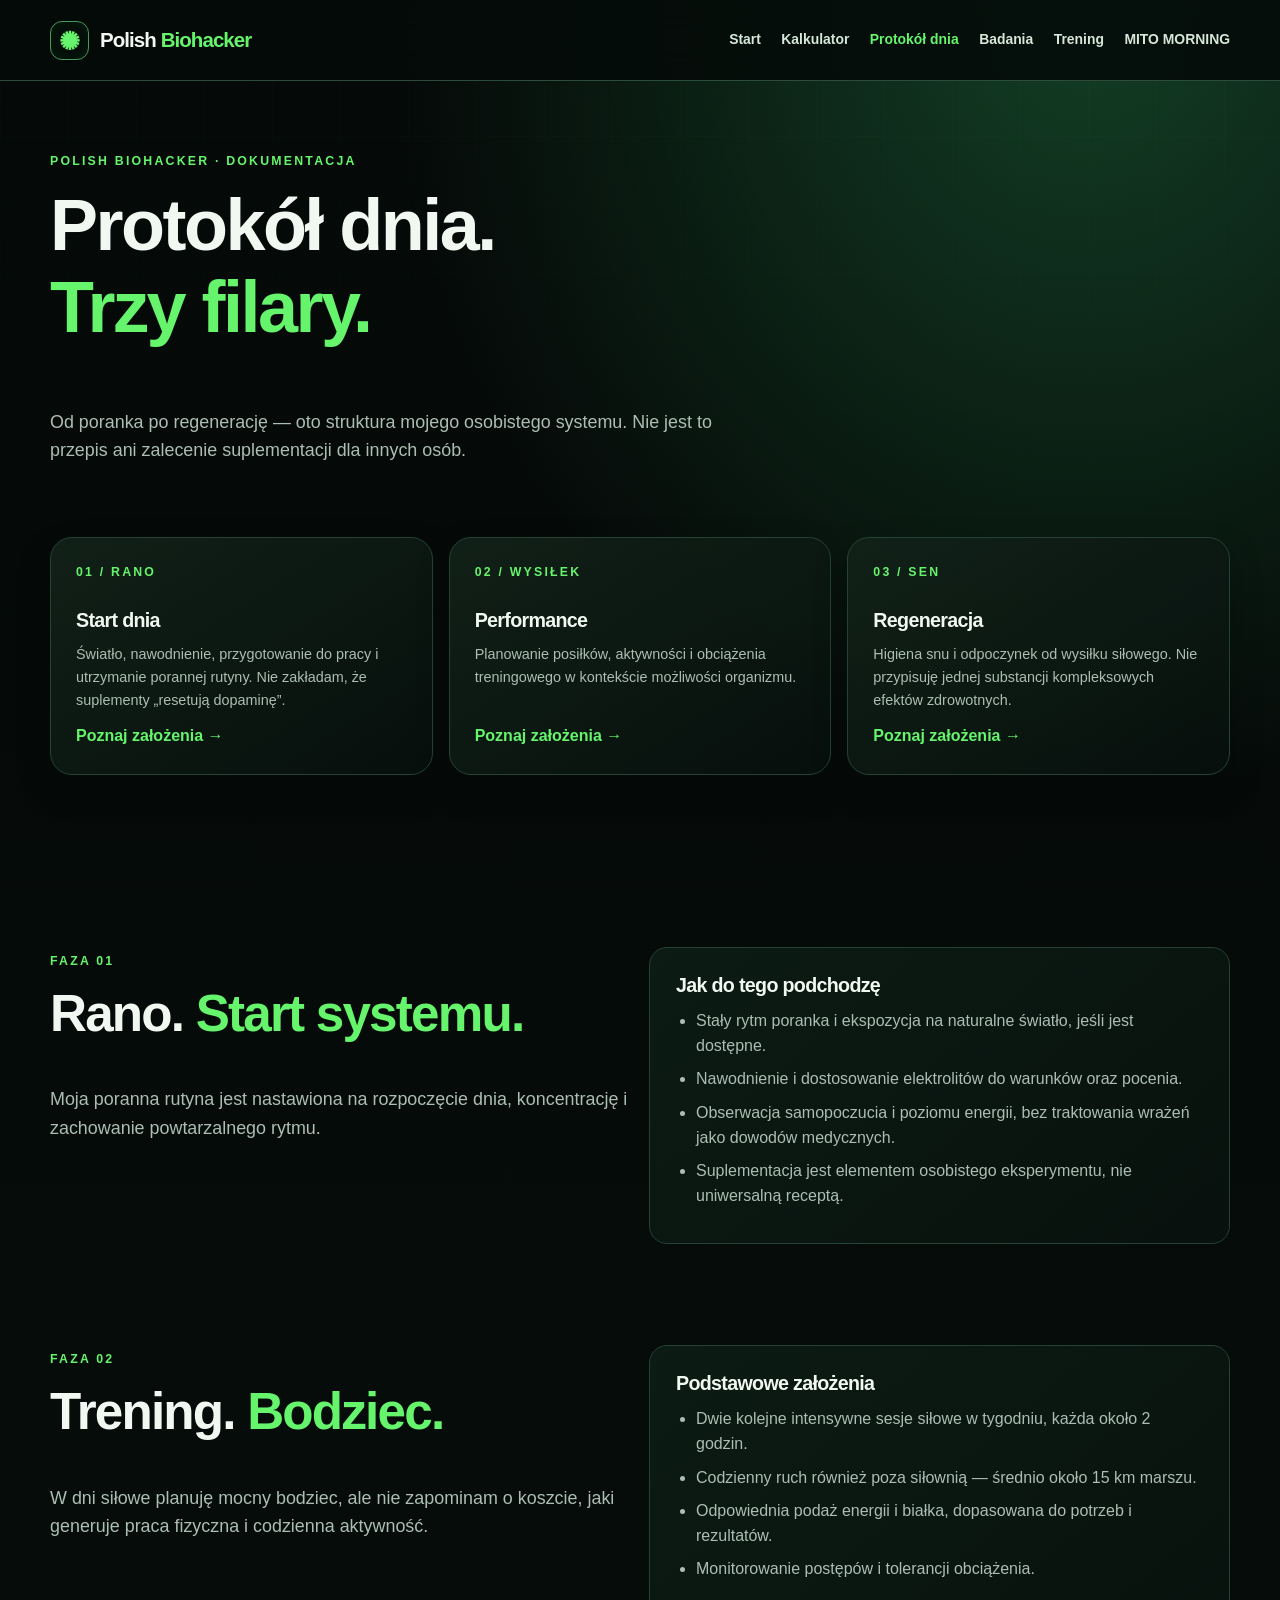
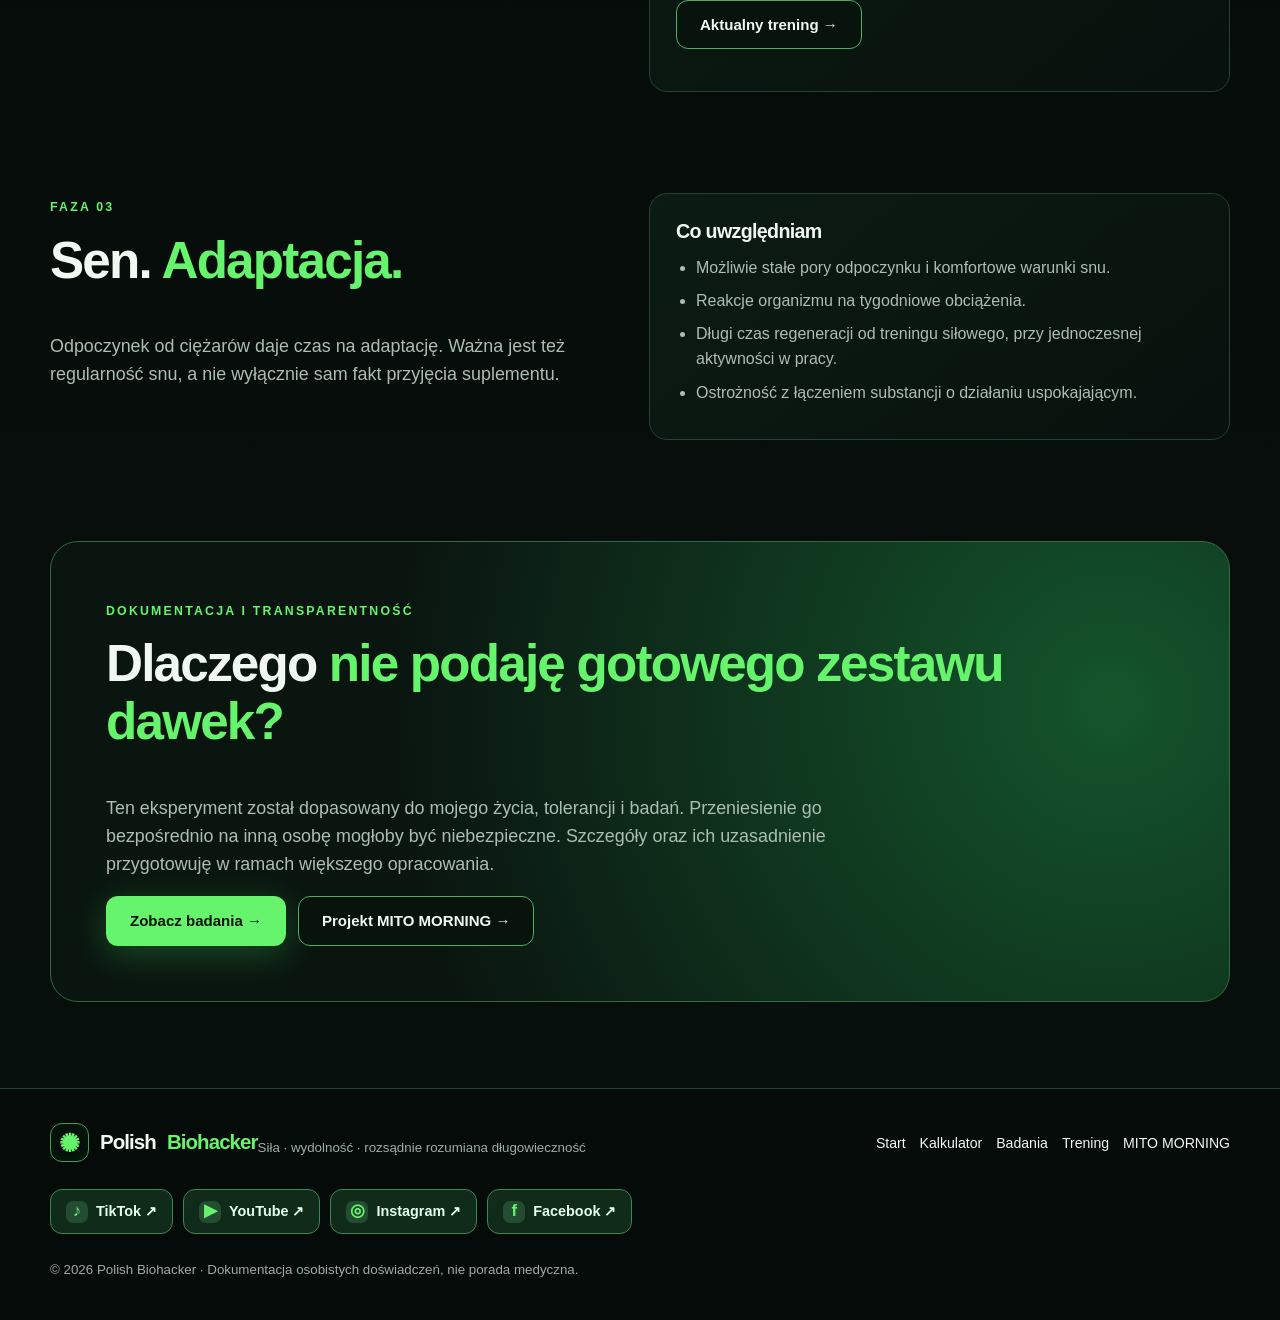
<file: protokol.html>
<!doctype html>
<html lang="pl"><head><meta charset="utf-8"><meta name="viewport" content="width=device-width, initial-scale=1">
<title>Protokół dnia — Polish Biohacker</title><meta name="description" content="Struktura osobistego protokołu Polish Biohacker: poranny start, przygotowanie do treningu i regeneracja na noc.">
<meta name="theme-color" content="#060b09"><link rel="stylesheet" href="assets/site.css?v=20261115-social"></head>
<body><header data-site-header></header><main class="container">
<section class="page-hero"><span class="eyebrow">Polish Biohacker · dokumentacja</span><h1>Protokół dnia.<br><span class="accent">Trzy filary.</span></h1><p class="lead">Od poranka po regenerację — oto struktura mojego osobistego systemu. Nie jest to przepis ani zalecenie suplementacji dla innych osób.</p></section>
<section class="section" style="padding-top:20px">
<div class="cards" style="grid-template-columns:repeat(auto-fit,minmax(235px,1fr))">
<article class="card"><span class="eyebrow">01 / Rano</span><h3>Start dnia</h3><p>Światło, nawodnienie, przygotowanie do pracy i utrzymanie porannej rutyny. Nie zakładam, że suplementy „resetują dopaminę”.</p><a href="#rano">Poznaj założenia →</a></article>
<article class="card"><span class="eyebrow">02 / Wysiłek</span><h3>Performance</h3><p>Planowanie posiłków, aktywności i obciążenia treningowego w kontekście możliwości organizmu.</p><a href="#wysilek">Poznaj założenia →</a></article>
<article class="card"><span class="eyebrow">03 / Sen</span><h3>Regeneracja</h3><p>Higiena snu i odpoczynek od wysiłku siłowego. Nie przypisuję jednej substancji kompleksowych efektów zdrowotnych.</p><a href="#sen">Poznaj założenia →</a></article>
</div></section>
<section class="section anchor-offset" id="rano">
<div class="grid-2"><div><span class="eyebrow">Faza 01</span><h2>Rano. <span class="accent">Start systemu.</span></h2><p class="lead">Moja poranna rutyna jest nastawiona na rozpoczęcie dnia, koncentrację i zachowanie powtarzalnego rytmu.</p></div>
<div class="panel"><h3>Jak do tego podchodzę</h3><ul class="info-list"><li>Stały rytm poranka i ekspozycja na naturalne światło, jeśli jest dostępne.</li><li>Nawodnienie i dostosowanie elektrolitów do warunków oraz pocenia.</li><li>Obserwacja samopoczucia i poziomu energii, bez traktowania wrażeń jako dowodów medycznych.</li><li>Suplementacja jest elementem osobistego eksperymentu, nie uniwersalną receptą.</li></ul></div></div>
</section>
<section class="section anchor-offset" id="wysilek" style="padding-top:15px">
<div class="grid-2"><div><span class="eyebrow">Faza 02</span><h2>Trening. <span class="accent">Bodziec.</span></h2><p class="lead">W dni siłowe planuję mocny bodziec, ale nie zapominam o koszcie, jaki generuje praca fizyczna i codzienna aktywność.</p></div>
<div class="panel"><h3>Podstawowe założenia</h3><ul class="info-list"><li>Dwie kolejne intensywne sesje siłowe w tygodniu, każda około 2 godzin.</li><li>Codzienny ruch również poza siłownią — średnio około 15 km marszu.</li><li>Odpowiednia podaż energii i białka, dopasowana do potrzeb i rezultatów.</li><li>Monitorowanie postępów i tolerancji obciążenia.</li></ul><p style="margin-top:18px"><a href="trening.html" class="btn btn-secondary">Aktualny trening →</a></p></div></div>
</section>
<section class="section anchor-offset" id="sen" style="padding-top:15px">
<div class="grid-2"><div><span class="eyebrow">Faza 03</span><h2>Sen. <span class="accent">Adaptacja.</span></h2><p class="lead">Odpoczynek od ciężarów daje czas na adaptację. Ważna jest też regularność snu, a nie wyłącznie sam fakt przyjęcia suplementu.</p></div>
<div class="panel"><h3>Co uwzględniam</h3><ul class="info-list"><li>Możliwie stałe pory odpoczynku i komfortowe warunki snu.</li><li>Reakcje organizmu na tygodniowe obciążenia.</li><li>Długi czas regeneracji od treningu siłowego, przy jednoczesnej aktywności w pracy.</li><li>Ostrożność z łączeniem substancji o działaniu uspokajającym.</li></ul></div></div>
</section>
<section class="section" style="padding-top:15px"><div class="split-banner"><span class="eyebrow">Dokumentacja i transparentność</span><h2>Dlaczego <span class="accent">nie podaję gotowego zestawu dawek?</span></h2><p class="lead">Ten eksperyment został dopasowany do mojego życia, tolerancji i badań. Przeniesienie go bezpośrednio na inną osobę mogłoby być niebezpieczne. Szczegóły oraz ich uzasadnienie przygotowuję w ramach większego opracowania.</p><div class="btn-row"><a class="btn btn-primary" href="bloodwork.html">Zobacz badania →</a><a class="btn btn-secondary" href="mito.html">Projekt MITO MORNING →</a></div></div></section>
</main><footer data-site-footer></footer><script src="assets/site.js?v=20261115-social" defer></script></body></html>
</file>
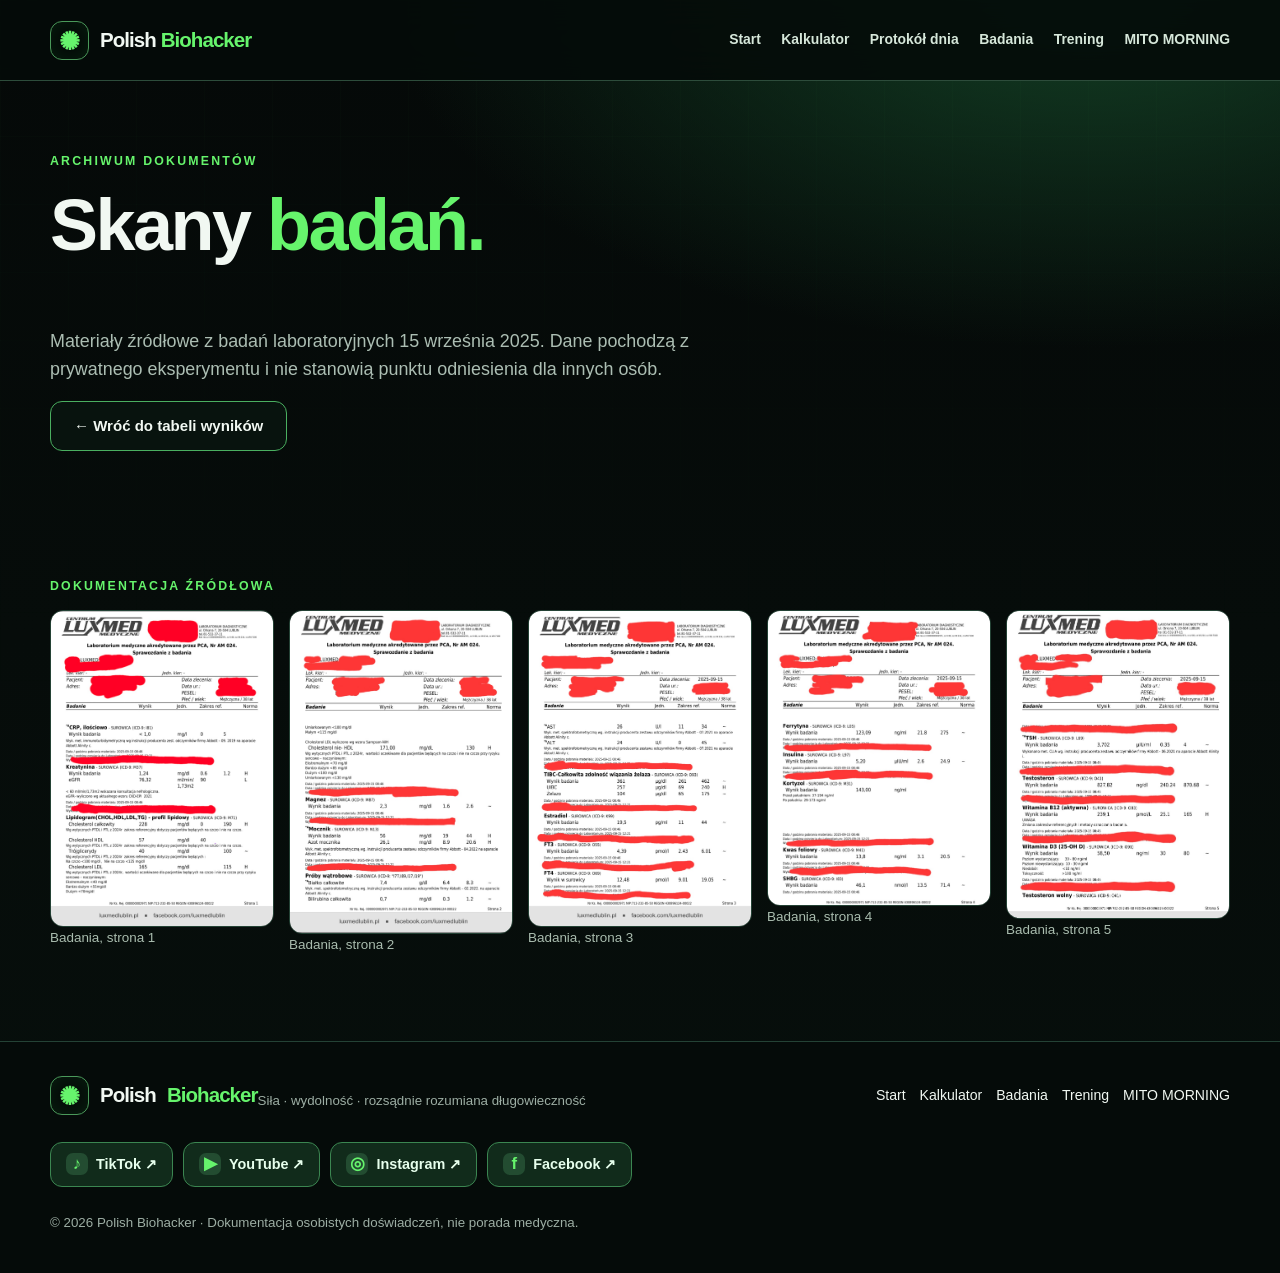
<file: scany.html>
<!doctype html><html lang="pl"><head><meta charset="utf-8"><meta name="viewport" content="width=device-width, initial-scale=1">
<title>Skany badań — Polish Biohacker</title><meta name="description" content="Archiwalne skany wyników laboratoryjnych Polish Biohacker z 15 września 2025.">
<meta name="theme-color" content="#060b09"><link rel="stylesheet" href="assets/site.css?v=20261115-social"></head><body><header data-site-header></header><main class="container">
<section class="page-hero"><span class="eyebrow">Archiwum dokumentów</span><h1>Skany <span class="accent">badań.</span></h1><p class="lead">Materiały źródłowe z badań laboratoryjnych 15 września 2025. Dane pochodzą z prywatnego eksperymentu i nie stanowią punktu odniesienia dla innych osób.</p><a href="bloodwork.html" class="btn btn-secondary">← Wróć do tabeli wyników</a></section>
<section class="section"><span class="eyebrow">Dokumentacja źródłowa</span><div class="media-grid">
<figure style="margin:0"><img src="scany/krew1.jpg" alt="Skan wyników laboratoryjnych, strona 1" loading="lazy"><figcaption class="mini">Badania, strona 1</figcaption></figure>
<figure style="margin:0"><img src="scany/krew2.jpg" alt="Skan wyników laboratoryjnych, strona 2" loading="lazy"><figcaption class="mini">Badania, strona 2</figcaption></figure>
<figure style="margin:0"><img src="scany/krew3.jpg" alt="Skan wyników laboratoryjnych, strona 3" loading="lazy"><figcaption class="mini">Badania, strona 3</figcaption></figure>
<figure style="margin:0"><img src="scany/krew4.jpg" alt="Skan wyników laboratoryjnych, strona 4" loading="lazy"><figcaption class="mini">Badania, strona 4</figcaption></figure>
<figure style="margin:0"><img src="scany/krew5.jpg" alt="Skan wyników laboratoryjnych, strona 5" loading="lazy"><figcaption class="mini">Badania, strona 5</figcaption></figure>
</div></section></main><footer data-site-footer></footer><script src="assets/site.js?v=20261115-social" defer></script></body></html>
</file>
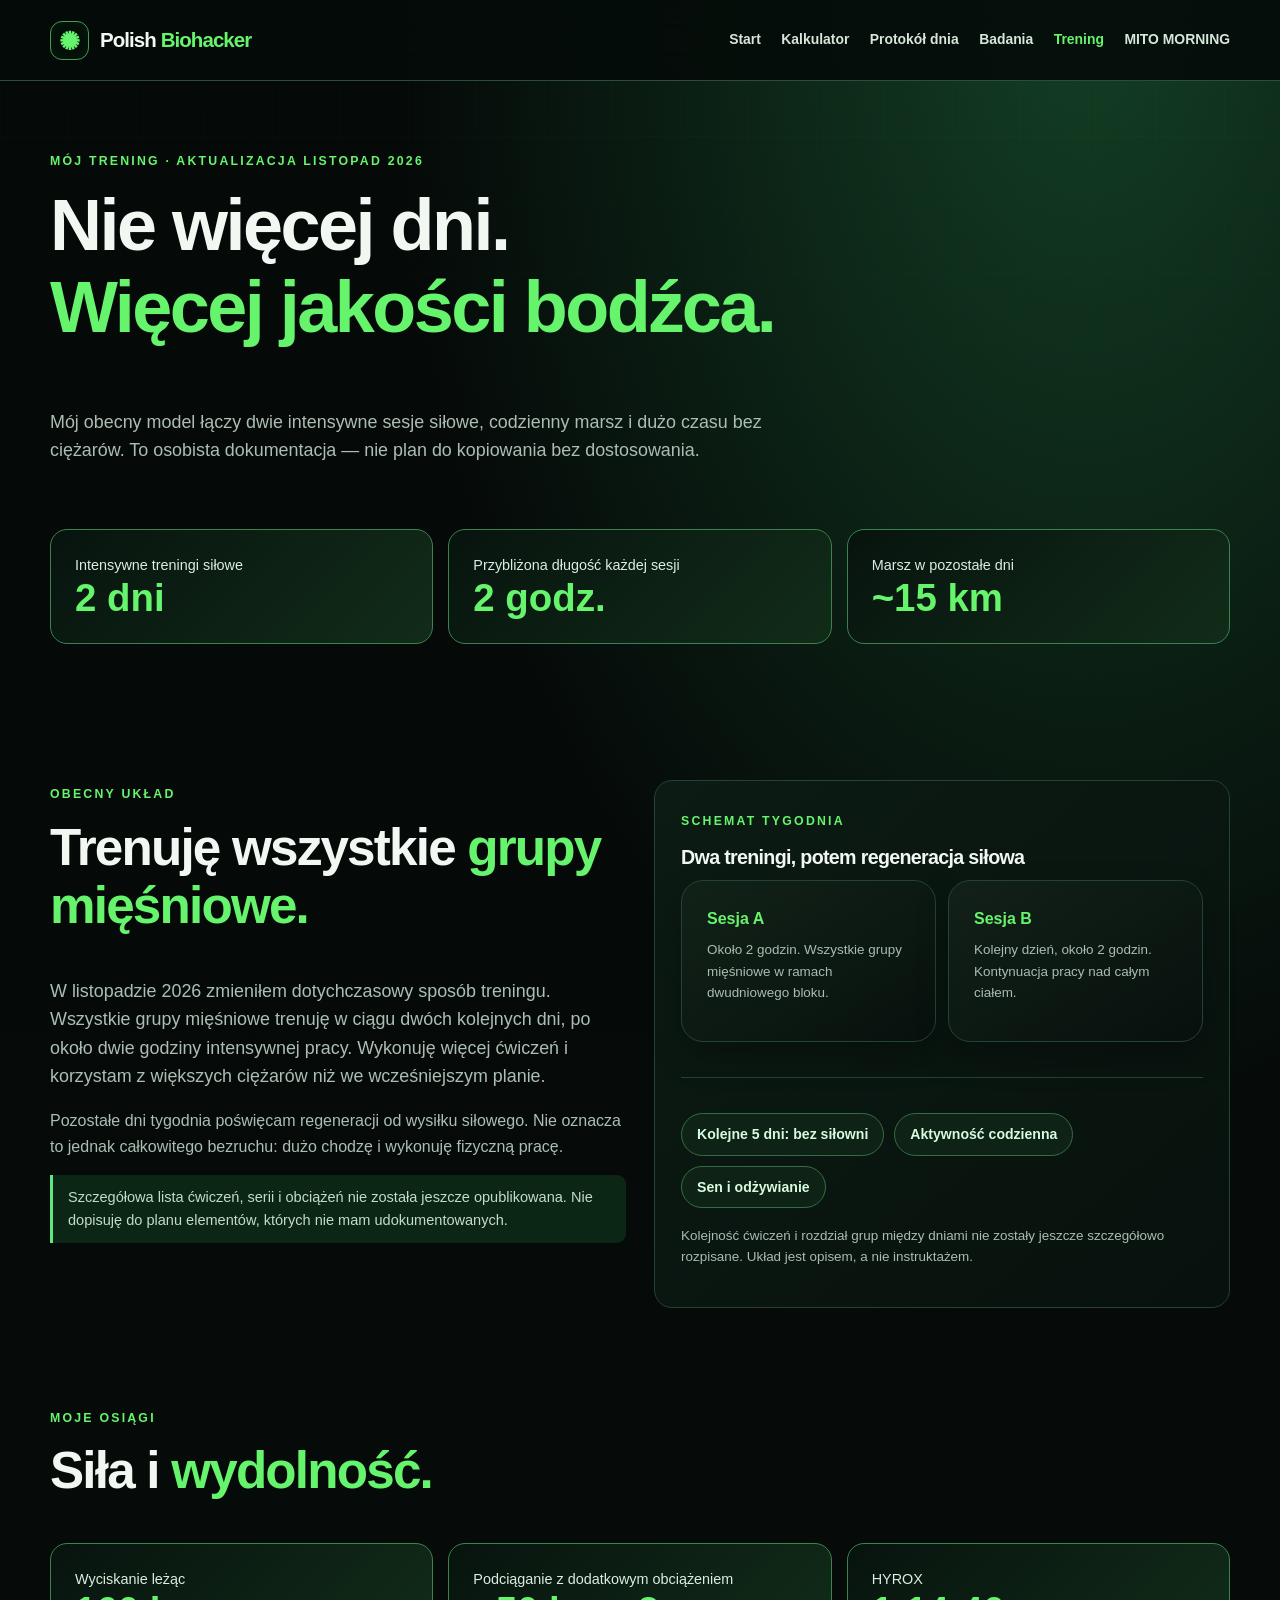
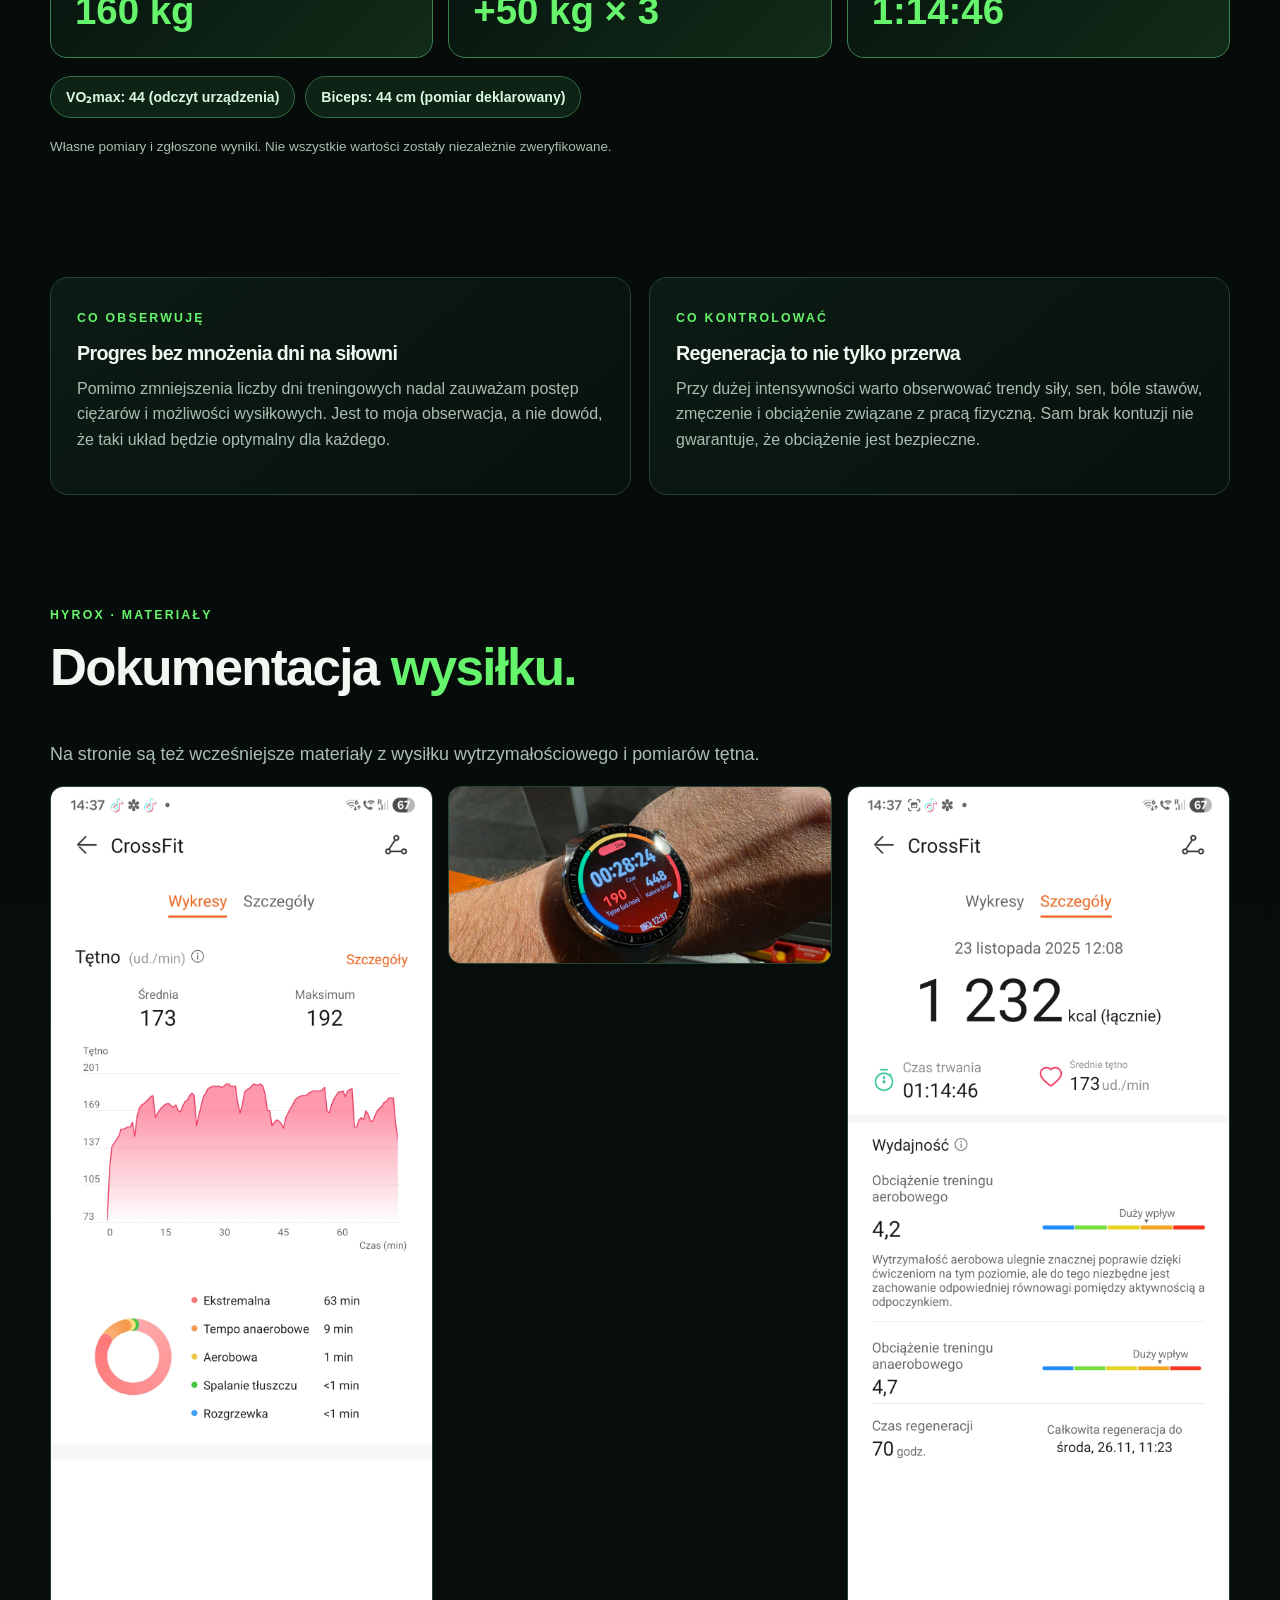
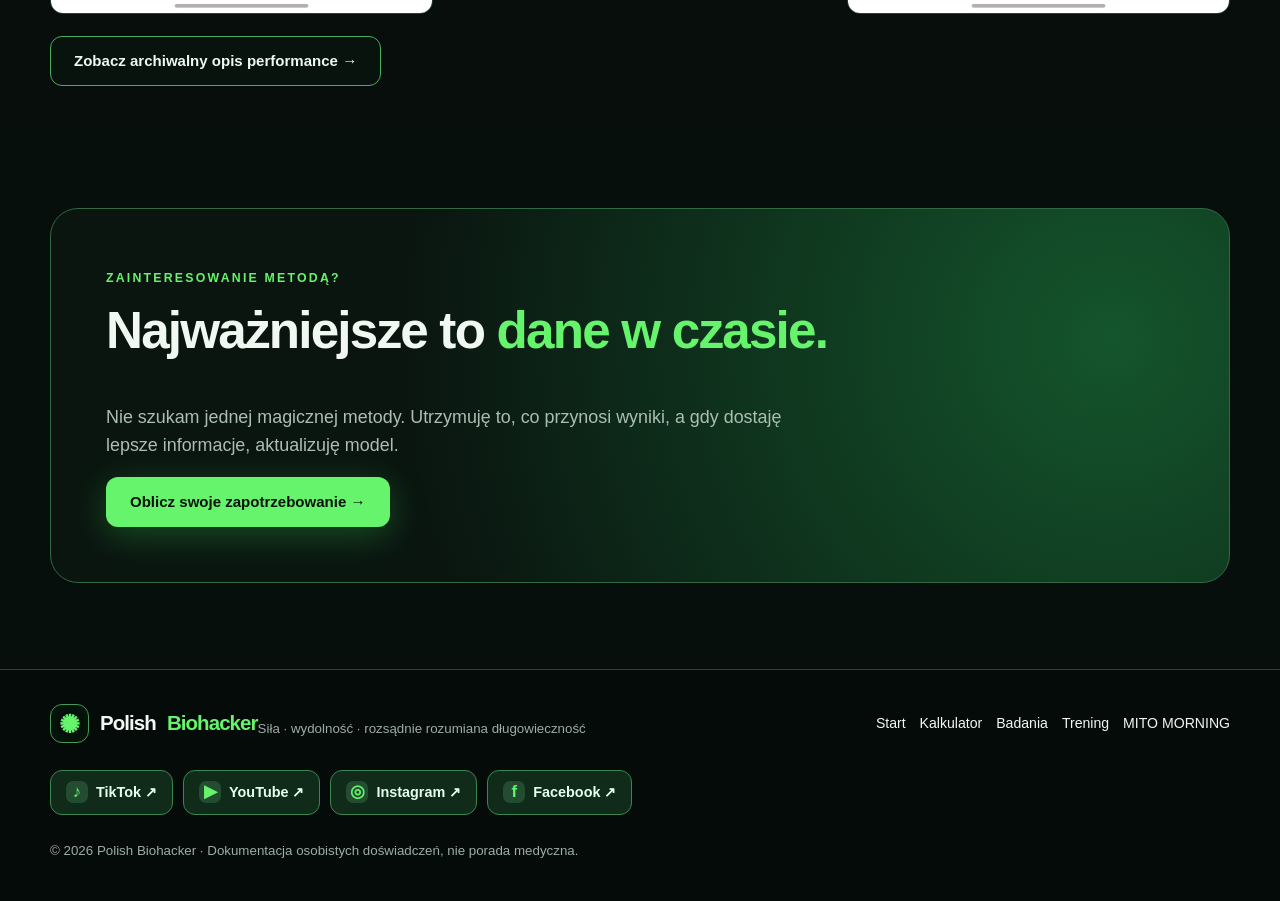
<file: trening.html>
<!doctype html>
<html lang="pl"><head><meta charset="utf-8"><meta name="viewport" content="width=device-width, initial-scale=1">
<title>Trening Polish Biohacker — aktualizacja 2026</title><meta name="description" content="Aktualny model treningowy Polish Biohacker: dwie intensywne sesje siłowe w tygodniu, marsz, regeneracja, osiągi siłowe i HYROX.">
<meta name="theme-color" content="#060b09"><link rel="stylesheet" href="assets/site.css?v=20261115-social"></head>
<body><header data-site-header></header><main>
<section class="container page-hero"><span class="eyebrow">Mój trening · aktualizacja listopad 2026</span><h1>Nie więcej dni.<br><span class="accent">Więcej jakości bodźca.</span></h1><p class="lead">Mój obecny model łączy dwie intensywne sesje siłowe, codzienny marsz i dużo czasu bez ciężarów. To osobista dokumentacja — nie plan do kopiowania bez dostosowania.</p></section>
<section class="container" style="padding:12px 0 50px">
<div class="stat-grid">
<div class="stat"><div><span>Intensywne treningi siłowe</span><b>2 dni</b></div></div>
<div class="stat"><div><span>Przybliżona długość każdej sesji</span><b>2 godz.</b></div></div>
<div class="stat"><div><span>Marsz w pozostałe dni</span><b>~15 km</b></div></div>
</div></section>
<section class="section"><div class="container"><div class="grid-2" style="align-items:start;gap:28px">
<div><span class="eyebrow">Obecny układ</span><h2>Trenuję wszystkie <span class="accent">grupy mięśniowe.</span></h2>
<p class="lead">W listopadzie 2026 zmieniłem dotychczasowy sposób treningu. Wszystkie grupy mięśniowe trenuję w ciągu dwóch kolejnych dni, po około dwie godziny intensywnej pracy. Wykonuję więcej ćwiczeń i korzystam z większych ciężarów niż we wcześniejszym planie.</p>
<p class="muted">Pozostałe dni tygodnia poświęcam regeneracji od wysiłku siłowego. Nie oznacza to jednak całkowitego bezruchu: dużo chodzę i wykonuję fizyczną pracę.</p>
<div class="notice">Szczegółowa lista ćwiczeń, serii i obciążeń nie została jeszcze opublikowana. Nie dopisuję do planu elementów, których nie mam udokumentowanych.</div>
</div>
<div class="panel"><span class="eyebrow">Schemat tygodnia</span><h3>Dwa treningi, potem regeneracja siłowa</h3>
<div class="grid-2" style="gap:12px">
<div class="glass"><b class="accent">Sesja A</b><p class="mini" style="margin-top:8px">Około 2 godzin. Wszystkie grupy mięśniowe w ramach dwudniowego bloku.</p></div>
<div class="glass"><b class="accent">Sesja B</b><p class="mini" style="margin-top:8px">Kolejny dzień, około 2 godzin. Kontynuacja pracy nad całym ciałem.</p></div>
</div><hr class="divider">
<div class="pill-row"><span class="pill">Kolejne 5 dni: bez siłowni</span><span class="pill">Aktywność codzienna</span><span class="pill">Sen i odżywianie</span></div>
<p class="mini" style="margin-top:17px">Kolejność ćwiczeń i rozdział grup między dniami nie zostały jeszcze szczegółowo rozpisane. Układ jest opisem, a nie instruktażem.</p>
</div>
</div></div></section>
<section class="section" style="padding-top:10px"><div class="container"><span class="eyebrow">Moje osiągi</span><h2>Siła i <span class="accent">wydolność.</span></h2>
<div class="stat-grid">
<div class="stat"><div><span>Wyciskanie leżąc</span><b>160 kg</b></div></div>
<div class="stat"><div><span>Podciąganie z dodatkowym obciążeniem</span><b>+50 kg × 3</b></div></div>
<div class="stat"><div><span>HYROX</span><b>1:14:46</b></div></div>
</div><div class="pill-row" style="margin-top:18px"><span class="pill">VO₂max: 44 (odczyt urządzenia)</span><span class="pill">Biceps: 44 cm (pomiar deklarowany)</span></div>
<p class="mini" style="margin-top:18px">Własne pomiary i zgłoszone wyniki. Nie wszystkie wartości zostały niezależnie zweryfikowane.</p>
</div></section>
<section class="section" style="padding-top:20px"><div class="container"><div class="grid-2">
<div class="panel"><span class="eyebrow">Co obserwuję</span><h3>Progres bez mnożenia dni na siłowni</h3><p class="muted">Pomimo zmniejszenia liczby dni treningowych nadal zauważam postęp ciężarów i możliwości wysiłkowych. Jest to moja obserwacja, a nie dowód, że taki układ będzie optymalny dla każdego.</p></div>
<div class="panel"><span class="eyebrow">Co kontrolować</span><h3>Regeneracja to nie tylko przerwa</h3><p class="muted">Przy dużej intensywności warto obserwować trendy siły, sen, bóle stawów, zmęczenie i obciążenie związane z pracą fizyczną. Sam brak kontuzji nie gwarantuje, że obciążenie jest bezpieczne.</p></div>
</div></div></section>
<section class="section" style="padding-top:20px"><div class="container"><span class="eyebrow">HYROX · materiały</span><h2>Dokumentacja <span class="accent">wysiłku.</span></h2>
<p class="lead">Na stronie są też wcześniejsze materiały z wysiłku wytrzymałościowego i pomiarów tętna.</p>
<div class="media-grid"><img src="performance/hyrox1.jpg" loading="lazy" alt="Wykres tętna z treningu HYROX"><img src="performance/hyrox2.jpg" loading="lazy" alt="Odczyt tętna z zegarka sportowego"><img src="performance/hyrox3.jpg" loading="lazy" alt="Zapis czasu i energii z sesji sportowej"></div>
<p style="margin-top:22px"><a href="performance.html" class="btn btn-secondary">Zobacz archiwalny opis performance →</a></p>
</div></section>
<section class="section" style="padding-top:20px"><div class="container split-banner"><span class="eyebrow">Zainteresowanie metodą?</span><h2>Najważniejsze to <span class="accent">dane w czasie.</span></h2><p class="lead">Nie szukam jednej magicznej metody. Utrzymuję to, co przynosi wyniki, a gdy dostaję lepsze informacje, aktualizuję model.</p><a class="btn btn-primary" href="kalkulator.html">Oblicz swoje zapotrzebowanie →</a></div></section>
</main><footer data-site-footer></footer><script src="assets/site.js?v=20261115-social" defer></script></body></html>
</file>
<file: assets/site.css>
[hidden]{display:none!important}
/* Polish Biohacker — unified visual system, 2026 */
:root{color-scheme:dark;--bg:#060b09;--bg2:#091310;--panel:#0c1713;--line:#244235;--line2:#173328;--fg:#f1f8f2;--muted:#acbeb3;--green:#66f46c;--green2:#a1ff9a;--max:1180px;--radius:22px}
*{box-sizing:border-box}html{scroll-behavior:smooth;scroll-padding-top:100px}body{margin:0;background:radial-gradient(ellipse 70% 35% at 85% 0%,#133e24 0%,transparent 78%),linear-gradient(180deg,#050908 0%,#070f0c 100%);color:var(--fg);font-family:Inter,ui-sans-serif,-apple-system,BlinkMacSystemFont,"Segoe UI",sans-serif;line-height:1.58}body:before{content:"";position:fixed;inset:0;z-index:-1;pointer-events:none;background-image:linear-gradient(#70ff9010 1px,transparent 1px),linear-gradient(90deg,#70ff9010 1px,transparent 1px);background-size:68px 68px;mask-image:linear-gradient(180deg,#0004,transparent 85%)}a{color:inherit;text-decoration:none}button,input,select{font:inherit}button{cursor:pointer}a:focus-visible,button:focus-visible,input:focus-visible,select:focus-visible{outline:2px solid var(--green);outline-offset:3px}img{max-width:100%;height:auto;display:block}h1,h2,h3,p{margin-top:0}h1,h2,h3{line-height:1.13;letter-spacing:-.035em}h1{font-size:clamp(3rem,7vw,6.5rem);font-weight:900}h2{font-size:clamp(2rem,4vw,3.35rem)}h3{font-size:1.23rem}.container{width:min(calc(100% - 40px),var(--max));margin-inline:auto}.section{padding:86px 0}.eyebrow{display:inline-block;color:var(--green);font-size:.77rem;font-weight:800;letter-spacing:.18em;text-transform:uppercase;margin-bottom:14px}.muted,.lead{color:var(--muted)}.lead{font-size:1.12rem;max-width:720px}.accent{color:var(--green)}.text-sm{font-size:.9rem}.topbar{position:sticky;top:0;z-index:50;background:#050b09e8;border-bottom:1px solid #2d4c3b;backdrop-filter:blur(18px)}.topbar .inner{min-height:80px;display:flex;align-items:center;justify-content:space-between;gap:22px}.brand{display:inline-flex;align-items:center;gap:11px;font-weight:900;white-space:nowrap;font-size:1.28rem;letter-spacing:-.045em}.brand-mark{display:inline-grid;place-items:center;border:1px solid #4a995a;border-radius:12px;width:39px;height:39px;color:var(--green);font-size:1.55rem;box-shadow:inset 0 0 18px #2bed4a18}.brand strong{color:var(--green)}.nav{display:flex;align-items:center;gap:clamp(10px,1.6vw,24px)}.nav a{font-size:.87rem;font-weight:700;color:#d6e7da;white-space:nowrap;padding:9px 0}.nav a:hover,.nav a.active{color:var(--green)}.menu-toggle{display:none;background:none;border:1px solid var(--line);color:var(--fg);border-radius:10px;padding:7px 12px}.btn{display:inline-flex;align-items:center;justify-content:center;gap:12px;border:1px solid transparent;border-radius:12px;font-weight:800;font-size:.94rem;min-height:48px;padding:12px 23px;transition:transform .2s ease,box-shadow .2s ease,background .2s ease}.btn:hover{transform:translateY(-2px)}.btn-primary{color:#061109;background:var(--green);box-shadow:0 8px 35px #41ed5b44}.btn-secondary{background:#08130e;color:var(--fg);border-color:#4aaf60}.btn-secondary:hover{background:#163c26}.btn-link{color:var(--green);padding:0;border:0;background:none;font-weight:800}.btn-row{display:flex;flex-wrap:wrap;gap:12px}.hero{min-height:660px;display:grid;grid-template-columns:1.1fr .9fr;align-items:center;gap:42px;padding-top:50px;padding-bottom:50px}.hero h1{margin:0 0 10px}.hero .subtitle{font-size:clamp(1.3rem,2.6vw,2rem);font-weight:800;letter-spacing:-.035em;margin-bottom:24px}.hero .lead{max-width:560px;margin-bottom:31px}.hero-art{position:relative;min-height:540px;align-self:stretch;display:flex;align-items:flex-end;justify-content:center;border-radius:28px;overflow:hidden;background:radial-gradient(circle at 40% 50%,#28673c,#09180f 64%,#050c08);border:1px solid #2e5840;box-shadow:0 0 120px #16863c22}.hero-art:before{content:"";position:absolute;inset:0;background:linear-gradient(90deg,#00180c10 0%,#00000005 60%),linear-gradient(0deg,#061109cc,transparent 40%);z-index:1;pointer-events:none}.hero-art img{width:100%;height:100%;position:absolute;inset:0;object-fit:cover;object-position:center 23%;filter:contrast(1.05) saturate(.84)}.hero-art .art-note{position:absolute;bottom:20px;left:20px;z-index:2;font-size:.8rem;border:1px solid #568c65;color:#e9fff0;background:#08140cbf;border-radius:999px;padding:8px 12px}.section-title{margin-bottom:35px}.cards{display:grid;grid-template-columns:repeat(4,minmax(0,1fr));gap:16px}.card,.glass{background:linear-gradient(148deg,#122219ef,#07100dee);border:1px solid var(--line);border-radius:var(--radius);padding:25px;box-shadow:0 15px 32px #0004}.card{display:flex;flex-direction:column;gap:12px;min-height:215px;transition:transform .2s ease,border-color .2s ease}.card:hover{transform:translateY(-5px);border-color:#55d77b}.card h3{margin:0}.card p{font-size:.9rem;color:var(--muted);margin:0;flex:1}.card a{color:var(--green);font-weight:800}.card .symbol{font-size:1.7rem}.stat-grid{display:grid;grid-template-columns:repeat(3,1fr);gap:15px}.stat{padding:24px;border:1px solid #3b8250;border-radius:17px;background:linear-gradient(135deg,#07140e,#122c19);display:flex;align-items:center;gap:20px}.stat b{font-size:clamp(1.6rem,3vw,2.7rem);color:var(--green);line-height:1.1}.stat span{display:block;color:#dbeee0;font-size:.9rem}.pill-row{display:flex;flex-wrap:wrap;gap:10px}.pill{background:#0e2216;border:1px solid #326e43;border-radius:999px;padding:9px 15px;font-weight:700;color:#d8fbe0;font-size:.88rem}.feature{display:grid;grid-template-columns:1.15fr .85fr;gap:30px;align-items:center}.feature img{border-radius:20px;border:1px solid var(--line)}.page-hero{padding:66px 0 35px}.page-hero h1{font-size:clamp(2.5rem,6vw,4.5rem);max-width:920px}.grid-2{display:grid;grid-template-columns:repeat(2,minmax(0,1fr));gap:18px}.grid-3{display:grid;grid-template-columns:repeat(3,minmax(0,1fr));gap:18px}.info-list{padding-left:20px;margin:10px 0 0;color:var(--muted)}.info-list li{margin-bottom:8px}.panel{background:linear-gradient(140deg,#0c1b14,#08110d);border:1px solid var(--line);border-radius:18px;padding:26px}.panel h3{margin-bottom:12px}.field-grid{display:grid;grid-template-columns:repeat(2,minmax(0,1fr));gap:16px}.field{display:flex;flex-direction:column;gap:6px;color:#d6e8db;font-size:.91rem;font-weight:700}.field input,.field select,.newsletter input{width:100%;min-width:0;min-height:45px;padding:10px 13px;border:1px solid #356446;background:#051009;color:#f4fff6;border-radius:10px;font-size:1rem}.field input:focus,.field select:focus{border-color:var(--green)}.field small{color:#92a69a;font-weight:400}.form-section{margin:0 0 18px}.calc-result{margin-top:18px;padding:22px;border-radius:14px;border:1px solid #4ac368;background:#0d2818}.calc-result[hidden]{display:none}.calc-result strong{color:var(--green)}.calc-result .result-number{font-size:clamp(1.9rem,5vw,3rem);font-weight:900;color:var(--green);line-height:1.1}.calc-result dl{display:grid;grid-template-columns:repeat(2,1fr);gap:13px;margin:17px 0}.calc-result dl div{padding:12px;background:#0a1a11;border-radius:10px}.calc-result dt{color:#9eb7a6;font-size:.85rem}.calc-result dd{margin:0;color:#fff;font-size:1.2rem;font-weight:800}.notice{border-left:3px solid #60e780;padding:11px 15px;background:#0c2615;color:#c3dcc9;font-size:.91rem;border-radius:0 9px 9px 0}.notice.warning{border-color:#f1bd63;background:#30230c;color:#f9dfb9}.table-wrap{overflow:auto;border:1px solid var(--line);border-radius:14px}table{border-collapse:collapse;width:100%;min-width:610px;font-size:.93rem}th,td{text-align:left;border-bottom:1px solid #254031;padding:12px 15px;vertical-align:top}th{background:#10221a;color:#deffe3;font-size:.86rem}td{color:#d1e1d5}tr:last-child td{border-bottom:0}.media-grid{display:grid;grid-template-columns:repeat(auto-fit,minmax(220px,1fr));gap:15px}.media-grid img{border-radius:13px;border:1px solid var(--line);width:100%;object-fit:cover}.newsletter{display:flex;flex-wrap:wrap;gap:12px;align-items:center}.newsletter input{flex:1;min-width:220px}.newsletter .btn{min-width:170px}.checkline{font-size:.83rem;display:flex;gap:9px;align-items:flex-start;color:var(--muted);margin:13px 0}.checkline input{margin-top:5px;accent-color:#67ef74}.status{font-size:.9rem;min-height:1.5em;margin-top:8px}.status.success{color:var(--green)}.status.error{color:#ffa78b}.footer{border-top:1px solid var(--line);background:#050b09;padding:34px 0 40px}.footer-inner{display:flex;justify-content:space-between;gap:25px;flex-wrap:wrap;align-items:center}.footer small{color:#9daea4}.footer nav{display:flex;flex-wrap:wrap;gap:14px;font-size:.88rem}.footer a:hover{color:var(--green)}.split-banner{background:radial-gradient(circle at 90% 35%,#14552c,#0a1510 65%);border:1px solid #336942;border-radius:28px;padding:clamp(24px,5vw,55px)}.divider{border:0;border-top:1px solid var(--line);margin:35px 0}.mini{font-size:.84rem;color:#aabdaf}.footer-note{font-size:.77rem;color:#879f8e}.inline-link{color:var(--green);text-decoration:underline;text-underline-offset:3px}.hidden{display:none!important}.anchor-offset{scroll-margin-top:90px}
@media(max-width:1000px){.cards{grid-template-columns:repeat(2,1fr)}.nav{gap:10px}.brand{font-size:1.05rem}.nav a{font-size:.78rem}.hero{min-height:530px;gap:25px}.hero-art{min-height:470px}}
@media(max-width:760px){.topbar .inner{min-height:65px}.menu-toggle{display:block}.nav{display:none;position:absolute;top:64px;left:0;right:0;background:#050c09;padding:20px;border-bottom:1px solid var(--line);flex-direction:column;align-items:stretch;gap:3px}.nav.open{display:flex}.nav a{font-size:1rem;padding:10px 15px}.container{width:min(calc(100% - 28px),var(--max))}.section{padding:58px 0}.hero{grid-template-columns:1fr;padding-top:45px;gap:24px}.hero-art{min-height:420px;max-height:580px}.feature{grid-template-columns:1fr}.stat-grid,.grid-3{grid-template-columns:1fr}.grid-2{grid-template-columns:1fr}.page-hero{padding:48px 0 20px}}
@media(max-width:490px){.cards,.field-grid{grid-template-columns:1fr}.card{min-height:170px}.hero-art{min-height:350px}.btn-row .btn{width:100%}.calc-result dl{grid-template-columns:1fr}.stat{padding:18px}.section-title{margin-bottom:23px}.brand{font-size:1.13rem}}
@media(prefers-reduced-motion:reduce){html{scroll-behavior:auto}*,*:before,*:after{animation-duration:.01ms!important;transition-duration:.01ms!important}}


/* Huawei Watch calculator: prominent input and instant-readable daily balance */
.watch-head{margin-bottom:20px;padding:20px 22px;background:linear-gradient(130deg,#102f1d,#0a1710);border:1px solid #46995a;border-radius:18px}
.watch-head h2{margin-bottom:8px}
.watch-head p{margin-bottom:0}
.watch-panel{margin-top:12px;margin-bottom:12px;background:linear-gradient(130deg,#12301e,#071810);border-color:#468a53}
.watch-panel .field input:focus-visible,.watch-panel .field select:focus-visible{border-color:var(--green);box-shadow:0 0 0 2px #66f46c45}
.energy-summary{display:grid;grid-template-columns:repeat(3,minmax(0,1fr));gap:11px;margin:21px 0 14px}
.energy-stat{display:flex;flex-direction:column;gap:10px;padding:16px;background:#071c12;border:1px solid #2f7544;border-radius:14px;min-width:0}
.energy-stat span{color:#a2bfae;font-size:.82rem;font-weight:700}
.energy-stat strong{font-size:clamp(1.15rem,1.9vw,1.65rem);color:#f4fff5;line-height:1.25;overflow-wrap:anywhere}
.energy-stat.energy-balance{background:linear-gradient(145deg,#113b21,#082216);border-color:#5bc96f}
.energy-stat.energy-balance strong{color:var(--green)}
#calcResults .result-number{margin-top:8px}
@media(max-width:950px){.energy-summary{grid-template-columns:1fr}}
@media(max-width:490px){.watch-head{padding:18px 16px}.watch-panel{padding:18px 15px}.energy-stat strong{font-size:1.5rem}}

/* Energy calculation: active kcal + estimated resting BMR */
.energy-breakdown{display:grid;grid-template-columns:repeat(2,minmax(0,1fr));gap:9px;margin:16px 0 10px}
.energy-breakdown div{border:1px solid #3d8a55;background:#0d2517;border-radius:12px;padding:13px 14px;color:#c3dec9;font-size:.87rem}
.energy-breakdown strong{display:block;color:var(--green);font-size:1.2rem;margin-top:3px}
@media(max-width:580px){.energy-breakdown{grid-template-columns:1fr}}


/* Polish Biohacker social media buttons in the shared footer */
.footer-social{display:flex;flex-wrap:wrap;align-items:center;gap:10px;width:100%;margin-top:2px}
.footer-social .social-btn{display:inline-flex;align-items:center;justify-content:center;gap:8px;padding:10px 15px;min-height:44px;border:1px solid #3b8651;border-radius:12px;background:#112b1b;color:#e7ffed;font-size:.9rem;font-weight:750;white-space:nowrap;transition:background .2s ease,border-color .2s ease,transform .2s ease}
.footer-social .social-btn:hover{background:#1b4628;border-color:var(--green);color:#fff;transform:translateY(-2px)}
.footer-social .social-btn:focus-visible{outline:2px solid var(--green);outline-offset:3px}
.footer-social .social-symbol{display:inline-grid;place-items:center;width:22px;height:22px;background:#234c31;border-radius:7px;color:var(--green);font-size:1.05rem;font-weight:900;line-height:1}
.footer-disclaimer{width:100%}
@media(max-width:560px){.footer-social{display:grid;grid-template-columns:repeat(2,minmax(0,1fr));gap:9px}.footer-social .social-btn{white-space:normal;padding:10px 8px;font-size:.83rem;gap:5px}.footer-social .social-symbol{flex-shrink:0}}
</file>
